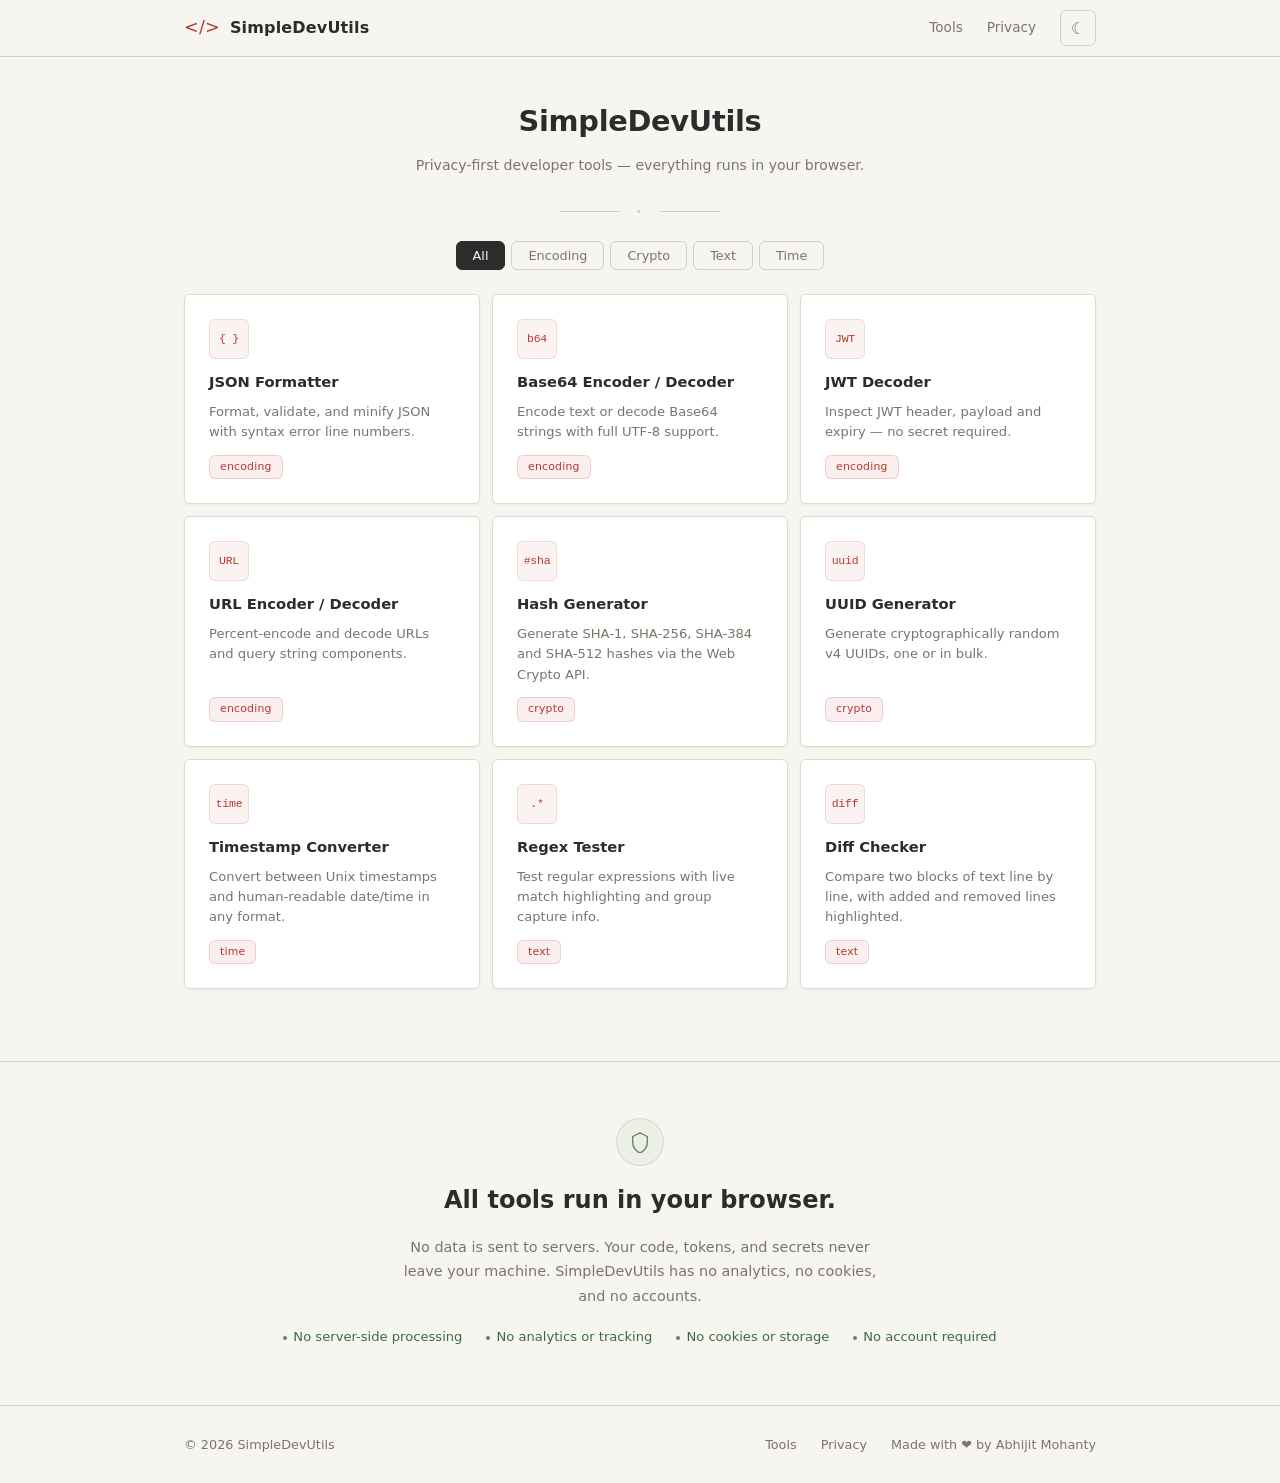
<file: index.html>
<!DOCTYPE html>
<html lang="en">
<head>
  <!-- Google tag (gtag.js) -->
  <script async src="https://www.googletagmanager.com/gtag/js?id=G-HLBS27YRWM"></script>
  <script>
    window.dataLayer = window.dataLayer || [];
    function gtag(){dataLayer.push(arguments);}
    gtag('js', new Date());
    gtag('config', 'G-HLBS27YRWM');
  </script>
  <meta charset="UTF-8" />
  <meta name="viewport" content="width=device-width, initial-scale=1.0" />
  <title>SimpleDevUtils — Free Online Developer Tools</title>
  <meta name="description" content="Free, fast, privacy-first developer tools. JSON formatter, Base64 encoder, JWT decoder, hash generator, UUID generator, diff checker, and more — all run in your browser." />
  <meta name="keywords" content="developer tools, JSON formatter, Base64 encoder, JWT decoder, hash generator, UUID generator, regex tester, diff checker, online tools" />

  <!-- Open Graph / WhatsApp link preview -->
  <meta property="og:type" content="website" />
  <meta property="og:url" content="https://simpledevutils.com/" />
  <meta property="og:title" content="SimpleDevUtils — Engineer utilities - privacy first by design" />
  <meta property="og:description" content="Engineer utilities - privacy first by design" />
  <meta property="og:site_name" content="SimpleDevUtils" />

  <link rel="stylesheet" href="css/styles.css" />
</head>
<body>

  <nav class="nav">
    <div class="container">
      <div class="nav__inner">
        <a href="/" class="logo">
          <span class="logo__icon">&lt;/&gt;</span>
          SimpleDevUtils
        </a>
        <div class="nav__links">
          <a href="#tools">Tools</a>
          <a href="#privacy">Privacy</a>
          <button class="theme-toggle" id="theme-toggle" aria-label="Toggle theme"></button>
        </div>
      </div>
    </div>
  </nav>

  <section class="tools" id="tools">
    <div class="container">
      <div class="tools__header">
        <h1 class="tools__title">SimpleDevUtils</h1>
        <p class="tools__sub">Privacy-first developer tools — everything runs in your browser.</p>
      </div>

      <div class="divider" aria-hidden="true">&#x2022;</div>

      <div class="tools__filter">
        <button class="filter-btn active" data-filter="all">All</button>
        <button class="filter-btn" data-filter="encoding">Encoding</button>
        <button class="filter-btn" data-filter="crypto">Crypto</button>
        <button class="filter-btn" data-filter="text">Text</button>
        <button class="filter-btn" data-filter="time">Time</button>
      </div>

      <div class="tools__grid">

        <a href="tools/json-formatter.html" class="tool-card" data-cat="encoding">
          <div class="tool-card__icon">{ }</div>
          <h3>JSON Formatter</h3>
          <p>Format, validate, and minify JSON with syntax error line numbers.</p>
          <span class="tool-card__tag">encoding</span>
        </a>

        <a href="tools/base64-encode-decode.html" class="tool-card" data-cat="encoding">
          <div class="tool-card__icon">b64</div>
          <h3>Base64 Encoder / Decoder</h3>
          <p>Encode text or decode Base64 strings with full UTF-8 support.</p>
          <span class="tool-card__tag">encoding</span>
        </a>

        <a href="tools/jwt-decoder.html" class="tool-card" data-cat="encoding">
          <div class="tool-card__icon">JWT</div>
          <h3>JWT Decoder</h3>
          <p>Inspect JWT header, payload and expiry — no secret required.</p>
          <span class="tool-card__tag">encoding</span>
        </a>

        <a href="tools/url-encoder.html" class="tool-card" data-cat="encoding">
          <div class="tool-card__icon">URL</div>
          <h3>URL Encoder / Decoder</h3>
          <p>Percent-encode and decode URLs and query string components.</p>
          <span class="tool-card__tag">encoding</span>
        </a>

        <a href="tools/hash-generator.html" class="tool-card" data-cat="crypto">
          <div class="tool-card__icon">#sha</div>
          <h3>Hash Generator</h3>
          <p>Generate SHA-1, SHA-256, SHA-384 and SHA-512 hashes via the Web Crypto API.</p>
          <span class="tool-card__tag">crypto</span>
        </a>

        <a href="tools/uuid-generator.html" class="tool-card" data-cat="crypto">
          <div class="tool-card__icon">uuid</div>
          <h3>UUID Generator</h3>
          <p>Generate cryptographically random v4 UUIDs, one or in bulk.</p>
          <span class="tool-card__tag">crypto</span>
        </a>

        <a href="tools/timestamp-converter.html" class="tool-card" data-cat="time">
          <div class="tool-card__icon">time</div>
          <h3>Timestamp Converter</h3>
          <p>Convert between Unix timestamps and human-readable date/time in any format.</p>
          <span class="tool-card__tag">time</span>
        </a>

        <a href="tools/regex-tester.html" class="tool-card" data-cat="text">
          <div class="tool-card__icon">.*</div>
          <h3>Regex Tester</h3>
          <p>Test regular expressions with live match highlighting and group capture info.</p>
          <span class="tool-card__tag">text</span>
        </a>

        <a href="tools/diff-checker.html" class="tool-card" data-cat="text">
          <div class="tool-card__icon">diff</div>
          <h3>Diff Checker</h3>
          <p>Compare two blocks of text line by line, with added and removed lines highlighted.</p>
          <span class="tool-card__tag">text</span>
        </a>

      </div>
    </div>
  </section>

  <section class="privacy" id="privacy">
    <div class="container">
      <div class="privacy__inner">
        <div class="privacy__icon"><svg width="22" height="22" viewBox="0 0 24 24" fill="none" stroke="currentColor" stroke-width="1.5" stroke-linecap="round" stroke-linejoin="round"><path d="M12 2L4 6v6c0 5.25 3.4 10.15 8 12 4.6-1.85 8-6.75 8-12V6l-8-4z"/></svg></div>
        <h2>All tools run in your browser.</h2>
        <p>
          No data is sent to servers. Your code, tokens, and secrets never leave your machine.
          SimpleDevUtils has no analytics, no cookies, and no accounts.
        </p>
        <div class="privacy__points">
          <span class="privacy__point">No server-side processing</span>
          <span class="privacy__point">No analytics or tracking</span>
          <span class="privacy__point">No cookies or storage</span>
          <span class="privacy__point">No account required</span>
        </div>
      </div>
    </div>
  </section>

  <footer class="footer">
    <div class="container">
      <div class="footer__inner">
        <span class="footer__copy">&copy; 2026 SimpleDevUtils</span>
        <div class="footer__links">
          <a href="#tools">Tools</a>
          <a href="#privacy">Privacy</a>
          <a href="https://www.linkedin.com/in/mohantyabhijit/" target="_blank" rel="noopener noreferrer">Made with ❤️ by Abhijit Mohanty</a>
        </div>
      </div>
    </div>
  </footer>

  <script src="js/theme.js"></script>
  <script src="js/main.js"></script>
</body>
</html>
</file>
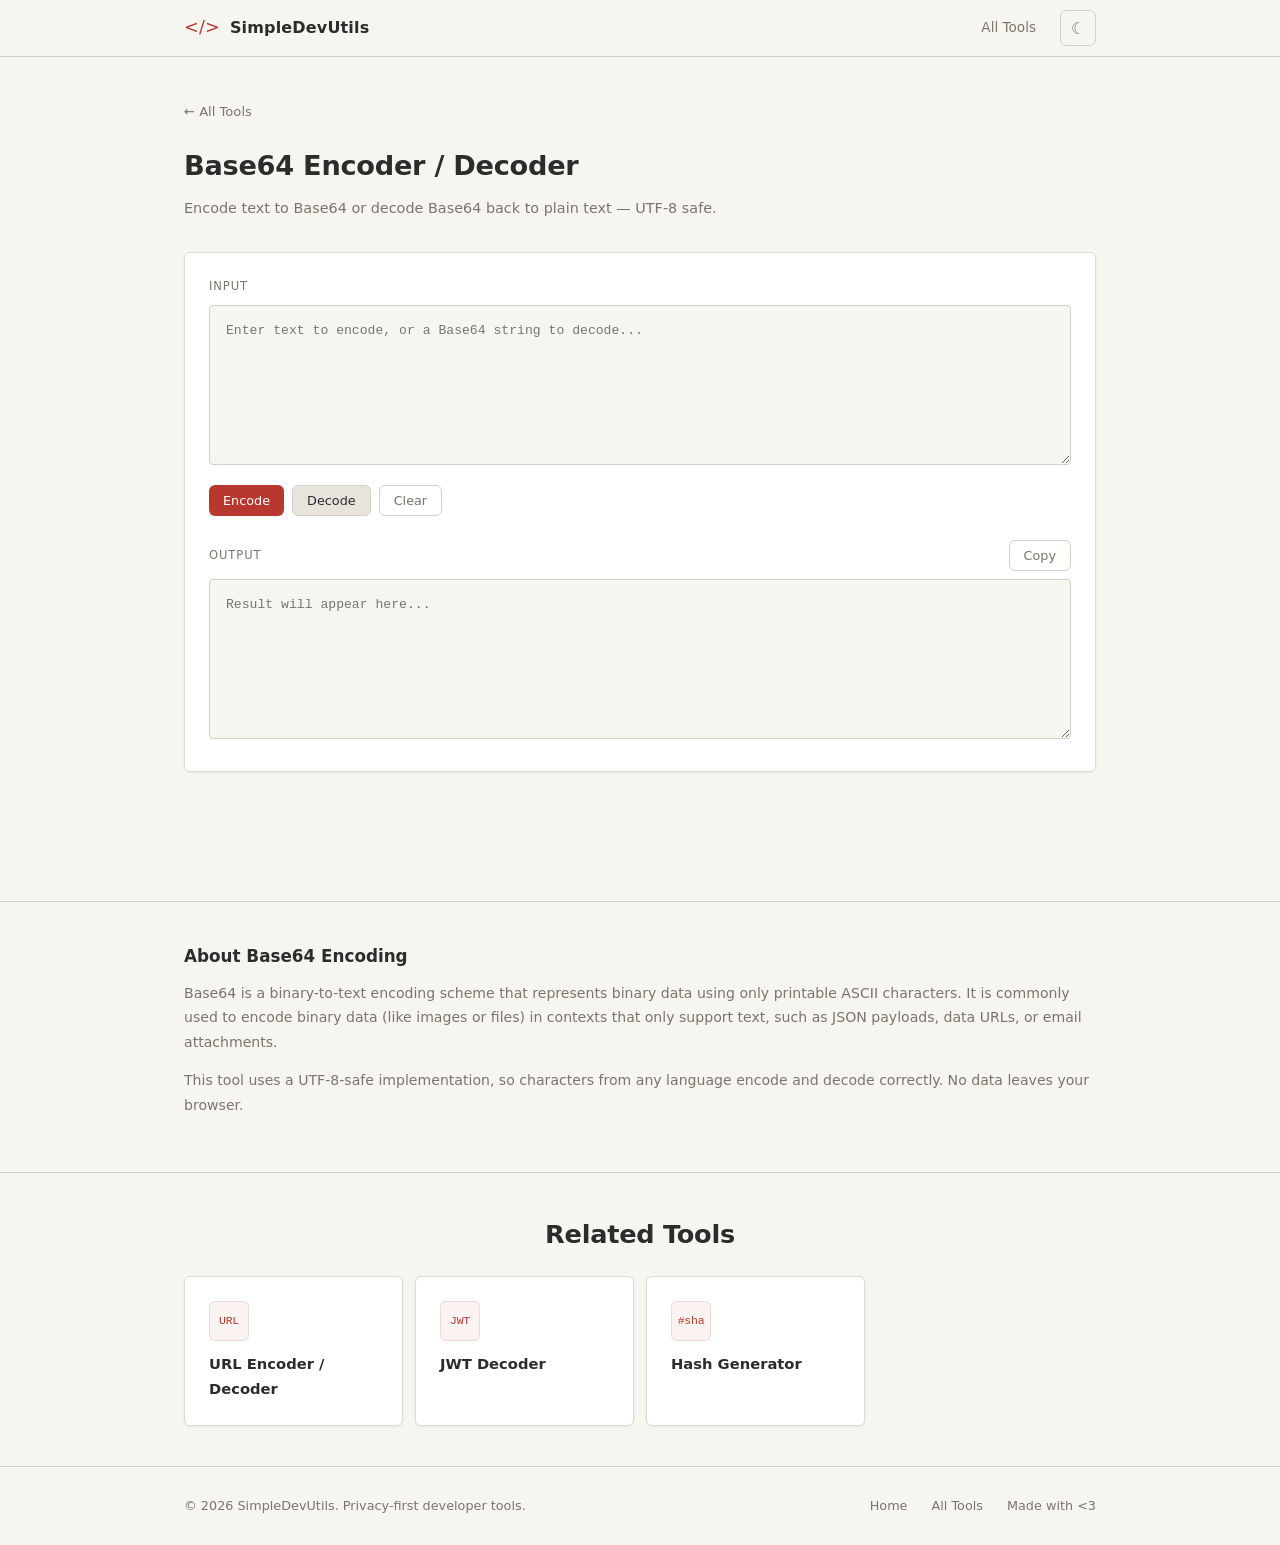
<file: tools/base64-encode-decode.html>
<!DOCTYPE html>
<html lang="en">
<head>
  <!-- Google tag (gtag.js) -->
  <script async src="https://www.googletagmanager.com/gtag/js?id=G-HLBS27YRWM"></script>
  <script>
    window.dataLayer = window.dataLayer || [];
    function gtag(){dataLayer.push(arguments);}
    gtag('js', new Date());
    gtag('config', 'G-HLBS27YRWM');
  </script>
  <meta charset="UTF-8" />
  <meta name="viewport" content="width=device-width, initial-scale=1.0" />
  <title>Base64 Encoder / Decoder — SimpleDevUtils</title>
  <meta name="description" content="Free online Base64 encoder and decoder with full UTF-8 support. Encode text to Base64 or decode Base64 strings back to plain text instantly in your browser." />
  <meta name="keywords" content="Base64 encoder, Base64 decoder, online Base64 tool, encode decode Base64" />
  <link rel="stylesheet" href="../css/styles.css" />
</head>
<body>

  <nav class="nav">
    <div class="container">
      <div class="nav__inner">
        <a href="/" class="logo">
          <span class="logo__icon">&lt;/&gt;</span>
          SimpleDevUtils
        </a>
        <div class="nav__links">
          <a href="/#tools">All Tools</a>
          <button class="theme-toggle" id="theme-toggle" aria-label="Toggle theme"></button>
        </div>
      </div>
    </div>
  </nav>

  <main class="tool-page">
    <div class="container">
      <a href="/" class="back-btn">&larr; All Tools</a>
      <header class="tool-header">
        <h1>Base64 Encoder / Decoder</h1>
        <p>Encode text to Base64 or decode Base64 back to plain text — UTF-8 safe.</p>
      </header>

      <div class="tool-interface">
        <div class="tool-label" style="margin-bottom: 8px;">Input</div>
        <textarea class="tool-textarea" id="b64-input" placeholder="Enter text to encode, or a Base64 string to decode..." style="min-height: 160px;"></textarea>
        <div class="tool-actions" style="margin-top: 12px;">
          <button class="btn btn--primary btn--sm" id="btn-encode">Encode</button>
          <button class="btn btn--secondary btn--sm" id="btn-decode">Decode</button>
          <button class="btn btn--ghost btn--sm" id="btn-clear">Clear</button>
        </div>

        <div style="margin-top: 24px;">
          <div class="tool-col__header" style="margin-bottom: 8px;">
            <span class="tool-label">Output</span>
            <button class="btn btn--ghost btn--sm" id="btn-copy">Copy</button>
          </div>
          <textarea class="tool-textarea" id="b64-output" readonly placeholder="Result will appear here..." style="min-height: 160px;"></textarea>
        </div>

        <div class="tool-msg" id="b64-msg"></div>
      </div>
    </div>
  </main>

  <section class="tool-seo">
    <div class="container">
      <h2>About Base64 Encoding</h2>
      <p>
        Base64 is a binary-to-text encoding scheme that represents binary data using only
        printable ASCII characters. It is commonly used to encode binary data (like images
        or files) in contexts that only support text, such as JSON payloads, data URLs, or
        email attachments.
      </p>
      <p>
        This tool uses a UTF-8-safe implementation, so characters from any language
        encode and decode correctly. No data leaves your browser.
      </p>
    </div>
  </section>

  <section class="related-tools">
    <div class="container">
      <h2 class="section-title">Related Tools</h2>
      <div class="related-tools__grid">
        <a href="url-encoder.html" class="tool-card">
          <div class="tool-card__icon">URL</div>
          <h3>URL Encoder / Decoder</h3>
        </a>
        <a href="jwt-decoder.html" class="tool-card">
          <div class="tool-card__icon">JWT</div>
          <h3>JWT Decoder</h3>
        </a>
        <a href="hash-generator.html" class="tool-card">
          <div class="tool-card__icon">#sha</div>
          <h3>Hash Generator</h3>
        </a>
      </div>
    </div>
  </section>

  <footer class="footer">
    <div class="container">
      <div class="footer__inner">
        <span class="footer__copy">&copy; 2026 SimpleDevUtils. Privacy-first developer tools.</span>
        <div class="footer__links">
          <a href="/">Home</a>
          <a href="/#tools">All Tools</a>
          <a href="https://www.linkedin.com/in/mohantyabhijit/" target="_blank" rel="noopener noreferrer">Made with &lt;3</a>
        </div>
      </div>
    </div>
  </footer>

  <script src="../js/theme.js"></script>
  <script src="../js/utils.js"></script>
  <script src="../js/base64.js"></script>
</body>
</html>
</file>
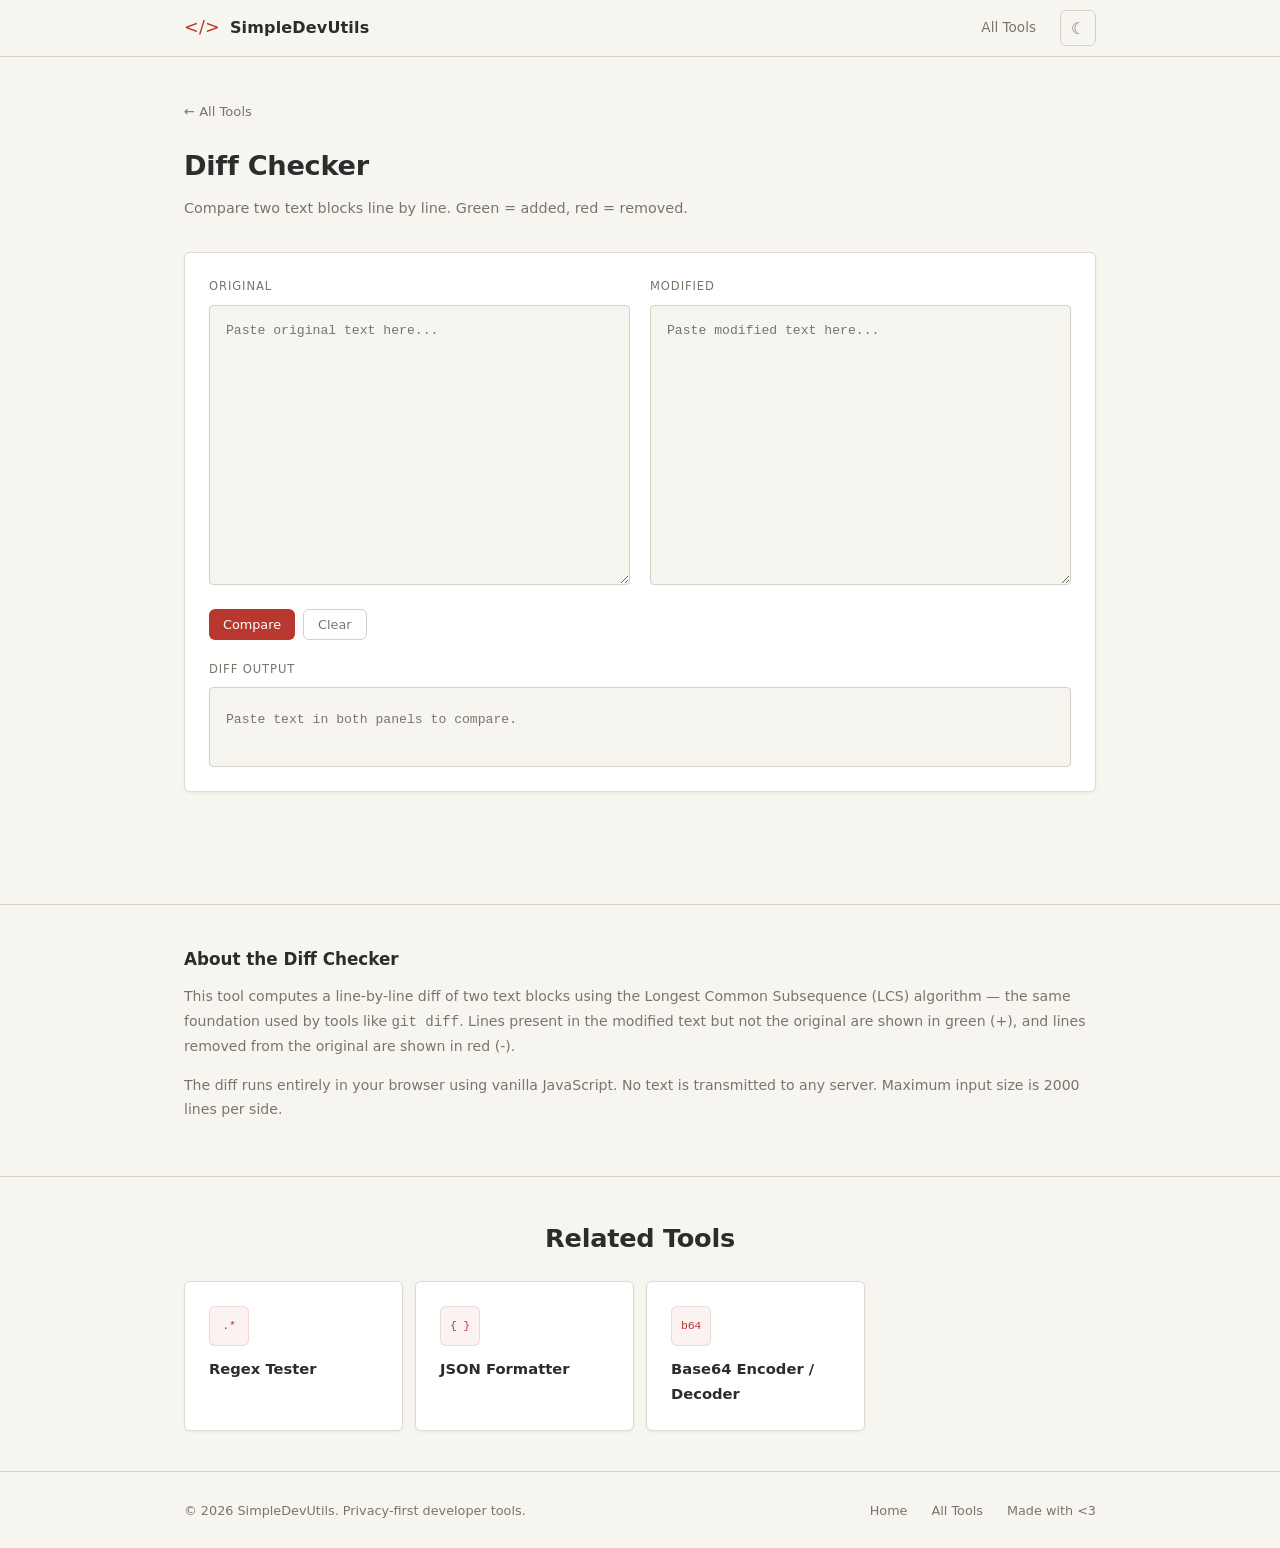
<file: tools/diff-checker.html>
<!DOCTYPE html>
<html lang="en">
<head>
  <!-- Google tag (gtag.js) -->
  <script async src="https://www.googletagmanager.com/gtag/js?id=G-HLBS27YRWM"></script>
  <script>
    window.dataLayer = window.dataLayer || [];
    function gtag(){dataLayer.push(arguments);}
    gtag('js', new Date());
    gtag('config', 'G-HLBS27YRWM');
  </script>
  <meta charset="UTF-8" />
  <meta name="viewport" content="width=device-width, initial-scale=1.0" />
  <title>Diff Checker — Compare Text — SimpleDevUtils</title>
  <meta name="description" content="Free online diff checker. Compare two blocks of text line by line. Added lines are highlighted in green, removed lines in red. No data sent to servers." />
  <meta name="keywords" content="diff checker, text comparison, compare text online, line diff, text diff tool" />
  <link rel="stylesheet" href="../css/styles.css" />
</head>
<body>

  <nav class="nav">
    <div class="container">
      <div class="nav__inner">
        <a href="/" class="logo">
          <span class="logo__icon">&lt;/&gt;</span>
          SimpleDevUtils
        </a>
        <div class="nav__links">
          <a href="/#tools">All Tools</a>
          <button class="theme-toggle" id="theme-toggle" aria-label="Toggle theme"></button>
        </div>
      </div>
    </div>
  </nav>

  <main class="tool-page">
    <div class="container">
      <a href="/" class="back-btn">&larr; All Tools</a>
      <header class="tool-header">
        <h1>Diff Checker</h1>
        <p>Compare two text blocks line by line. Green = added, red = removed.</p>
      </header>

      <div class="tool-interface">
        <div class="tool-columns">
          <div>
            <div class="tool-label" style="margin-bottom: 8px;">Original</div>
            <textarea class="tool-textarea" id="diff-orig" placeholder="Paste original text here..."></textarea>
          </div>
          <div>
            <div class="tool-label" style="margin-bottom: 8px;">Modified</div>
            <textarea class="tool-textarea" id="diff-mod" placeholder="Paste modified text here..."></textarea>
          </div>
        </div>

        <div class="tool-actions" style="margin-top: 16px;">
          <button class="btn btn--primary btn--sm" id="btn-diff">Compare</button>
          <button class="btn btn--ghost btn--sm" id="btn-clear">Clear</button>
          <span id="diff-stats" style="font-size: 0.85rem; color: var(--text-dim); margin-left: 8px;"></span>
        </div>

        <div class="tool-msg" id="diff-msg"></div>

        <div style="margin-top: 20px;">
          <div class="tool-label" style="margin-bottom: 8px;">Diff Output</div>
          <div class="diff-output" id="diff-output"></div>
        </div>
      </div>
    </div>
  </main>

  <section class="tool-seo">
    <div class="container">
      <h2>About the Diff Checker</h2>
      <p>
        This tool computes a line-by-line diff of two text blocks using the Longest Common
        Subsequence (LCS) algorithm — the same foundation used by tools like <code>git diff</code>.
        Lines present in the modified text but not the original are shown in green (+),
        and lines removed from the original are shown in red (-).
      </p>
      <p>
        The diff runs entirely in your browser using vanilla JavaScript. No text is transmitted
        to any server. Maximum input size is 2000 lines per side.
      </p>
    </div>
  </section>

  <section class="related-tools">
    <div class="container">
      <h2 class="section-title">Related Tools</h2>
      <div class="related-tools__grid">
        <a href="regex-tester.html" class="tool-card">
          <div class="tool-card__icon">.*</div>
          <h3>Regex Tester</h3>
        </a>
        <a href="json-formatter.html" class="tool-card">
          <div class="tool-card__icon">{ }</div>
          <h3>JSON Formatter</h3>
        </a>
        <a href="base64-encode-decode.html" class="tool-card">
          <div class="tool-card__icon">b64</div>
          <h3>Base64 Encoder / Decoder</h3>
        </a>
      </div>
    </div>
  </section>

  <footer class="footer">
    <div class="container">
      <div class="footer__inner">
        <span class="footer__copy">&copy; 2026 SimpleDevUtils. Privacy-first developer tools.</span>
        <div class="footer__links">
          <a href="/">Home</a>
          <a href="/#tools">All Tools</a>
          <a href="https://www.linkedin.com/in/mohantyabhijit/" target="_blank" rel="noopener noreferrer">Made with &lt;3</a>
        </div>
      </div>
    </div>
  </footer>

  <script src="../js/theme.js"></script>
  <script src="../js/utils.js"></script>
  <script src="../js/diff.js"></script>
</body>
</html>
</file>
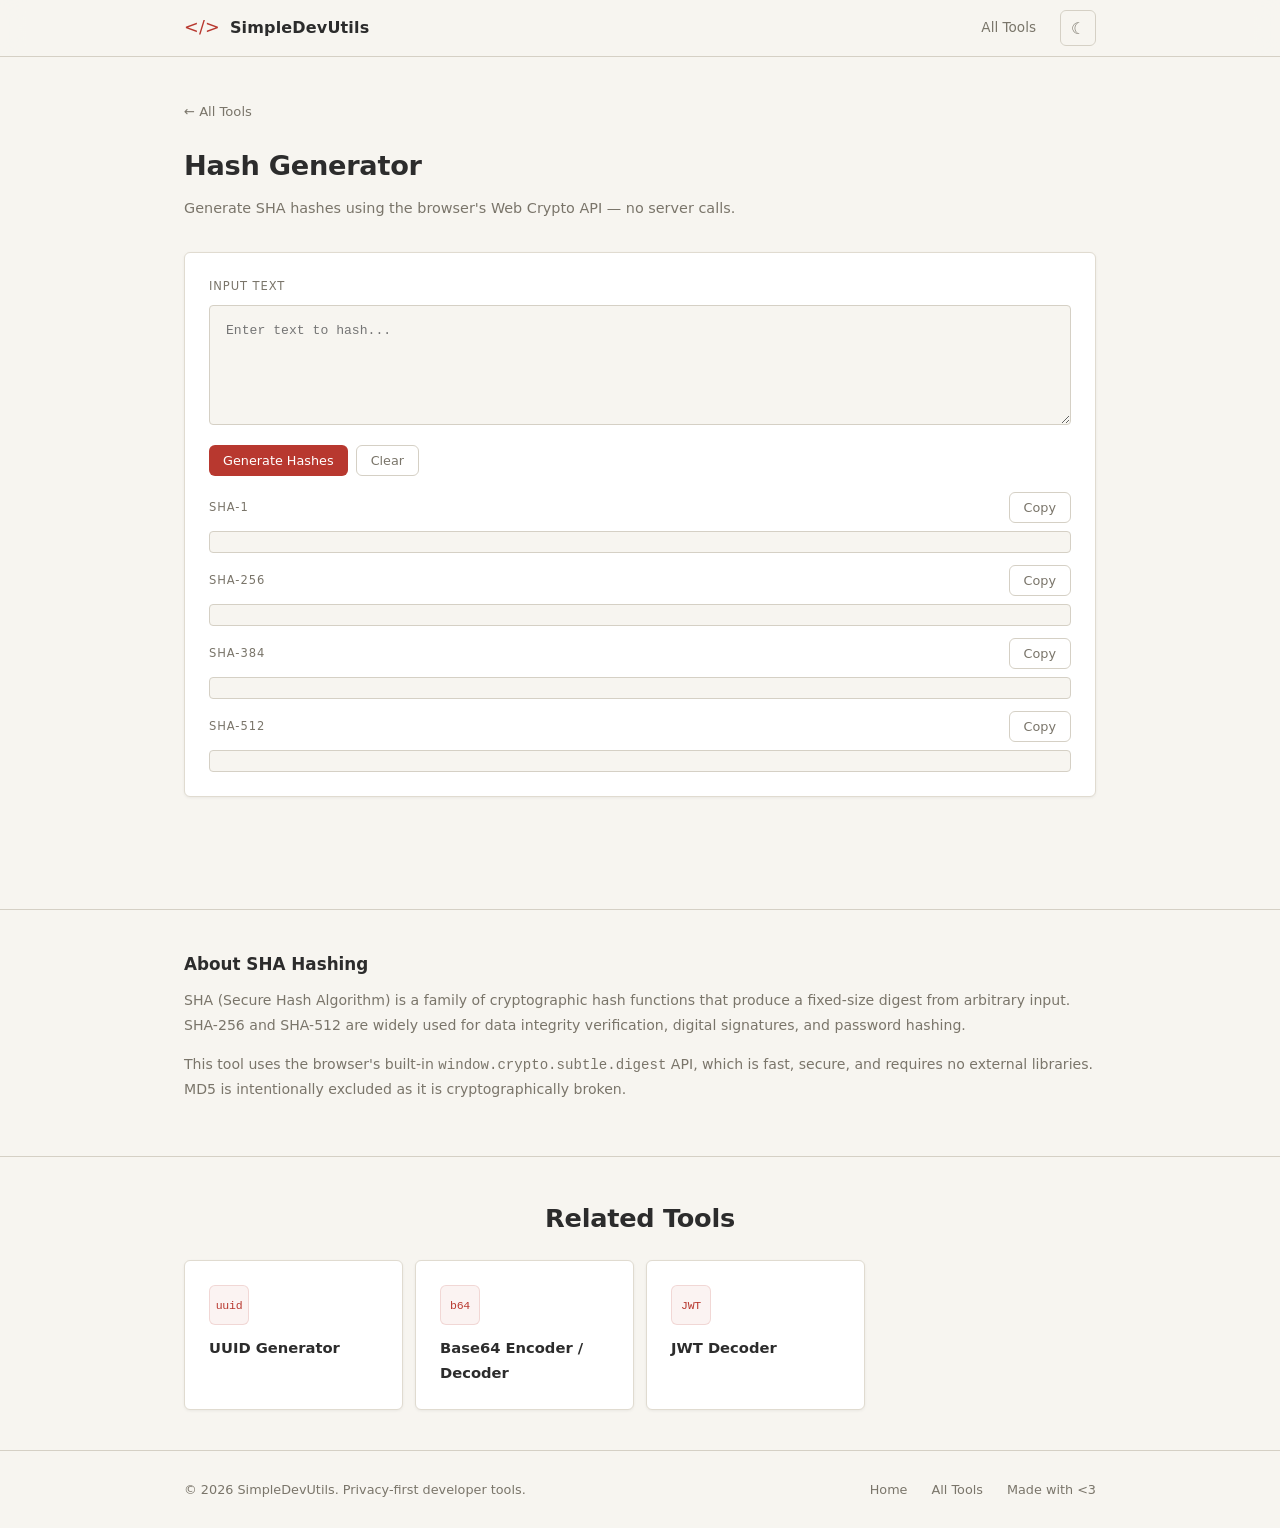
<file: tools/hash-generator.html>
<!DOCTYPE html>
<html lang="en">
<head>
  <!-- Google tag (gtag.js) -->
  <script async src="https://www.googletagmanager.com/gtag/js?id=G-HLBS27YRWM"></script>
  <script>
    window.dataLayer = window.dataLayer || [];
    function gtag(){dataLayer.push(arguments);}
    gtag('js', new Date());
    gtag('config', 'G-HLBS27YRWM');
  </script>
  <meta charset="UTF-8" />
  <meta name="viewport" content="width=device-width, initial-scale=1.0" />
  <title>Hash Generator — SHA-256, SHA-512 — SimpleDevUtils</title>
  <meta name="description" content="Free online hash generator. Compute SHA-1, SHA-256, SHA-384, and SHA-512 hashes from any text using the browser's built-in Web Crypto API. No data sent to servers." />
  <meta name="keywords" content="hash generator, SHA-256, SHA-512, SHA-1, SHA-384, online hash tool, Web Crypto API" />
  <link rel="stylesheet" href="../css/styles.css" />
</head>
<body>

  <nav class="nav">
    <div class="container">
      <div class="nav__inner">
        <a href="/" class="logo">
          <span class="logo__icon">&lt;/&gt;</span>
          SimpleDevUtils
        </a>
        <div class="nav__links">
          <a href="/#tools">All Tools</a>
          <button class="theme-toggle" id="theme-toggle" aria-label="Toggle theme"></button>
        </div>
      </div>
    </div>
  </nav>

  <main class="tool-page">
    <div class="container">
      <a href="/" class="back-btn">&larr; All Tools</a>
      <header class="tool-header">
        <h1>Hash Generator</h1>
        <p>Generate SHA hashes using the browser's Web Crypto API — no server calls.</p>
      </header>

      <div class="tool-interface">
        <div class="tool-label" style="margin-bottom: 8px;">Input Text</div>
        <textarea class="tool-textarea" id="hash-input" placeholder="Enter text to hash..." style="min-height: 120px;"></textarea>

        <div class="tool-actions" style="margin-top: 12px;">
          <button class="btn btn--primary btn--sm" id="btn-hash">Generate Hashes</button>
          <button class="btn btn--ghost btn--sm" id="btn-clear">Clear</button>
        </div>

        <div class="tool-msg" id="hash-msg"></div>

        <div class="hash-results">

          <div class="hash-result-row">
            <div style="display: flex; justify-content: space-between; align-items: center; margin-bottom: 4px;">
              <label>SHA-1</label>
              <button class="btn btn--ghost btn--sm" id="copy-sha1">Copy</button>
            </div>
            <div class="tool-output" id="hash-sha1"></div>
          </div>

          <div class="hash-result-row">
            <div style="display: flex; justify-content: space-between; align-items: center; margin-bottom: 4px;">
              <label>SHA-256</label>
              <button class="btn btn--ghost btn--sm" id="copy-sha256">Copy</button>
            </div>
            <div class="tool-output" id="hash-sha256"></div>
          </div>

          <div class="hash-result-row">
            <div style="display: flex; justify-content: space-between; align-items: center; margin-bottom: 4px;">
              <label>SHA-384</label>
              <button class="btn btn--ghost btn--sm" id="copy-sha384">Copy</button>
            </div>
            <div class="tool-output" id="hash-sha384"></div>
          </div>

          <div class="hash-result-row">
            <div style="display: flex; justify-content: space-between; align-items: center; margin-bottom: 4px;">
              <label>SHA-512</label>
              <button class="btn btn--ghost btn--sm" id="copy-sha512">Copy</button>
            </div>
            <div class="tool-output" id="hash-sha512"></div>
          </div>

        </div>
      </div>
    </div>
  </main>

  <section class="tool-seo">
    <div class="container">
      <h2>About SHA Hashing</h2>
      <p>
        SHA (Secure Hash Algorithm) is a family of cryptographic hash functions that produce
        a fixed-size digest from arbitrary input. SHA-256 and SHA-512 are widely used for
        data integrity verification, digital signatures, and password hashing.
      </p>
      <p>
        This tool uses the browser's built-in <code>window.crypto.subtle.digest</code> API,
        which is fast, secure, and requires no external libraries. MD5 is intentionally
        excluded as it is cryptographically broken.
      </p>
    </div>
  </section>

  <section class="related-tools">
    <div class="container">
      <h2 class="section-title">Related Tools</h2>
      <div class="related-tools__grid">
        <a href="uuid-generator.html" class="tool-card">
          <div class="tool-card__icon">uuid</div>
          <h3>UUID Generator</h3>
        </a>
        <a href="base64-encode-decode.html" class="tool-card">
          <div class="tool-card__icon">b64</div>
          <h3>Base64 Encoder / Decoder</h3>
        </a>
        <a href="jwt-decoder.html" class="tool-card">
          <div class="tool-card__icon">JWT</div>
          <h3>JWT Decoder</h3>
        </a>
      </div>
    </div>
  </section>

  <footer class="footer">
    <div class="container">
      <div class="footer__inner">
        <span class="footer__copy">&copy; 2026 SimpleDevUtils. Privacy-first developer tools.</span>
        <div class="footer__links">
          <a href="/">Home</a>
          <a href="/#tools">All Tools</a>
          <a href="https://www.linkedin.com/in/mohantyabhijit/" target="_blank" rel="noopener noreferrer">Made with &lt;3</a>
        </div>
      </div>
    </div>
  </footer>

  <script src="../js/theme.js"></script>
  <script src="../js/utils.js"></script>
  <script src="../js/hash.js"></script>
</body>
</html>
</file>
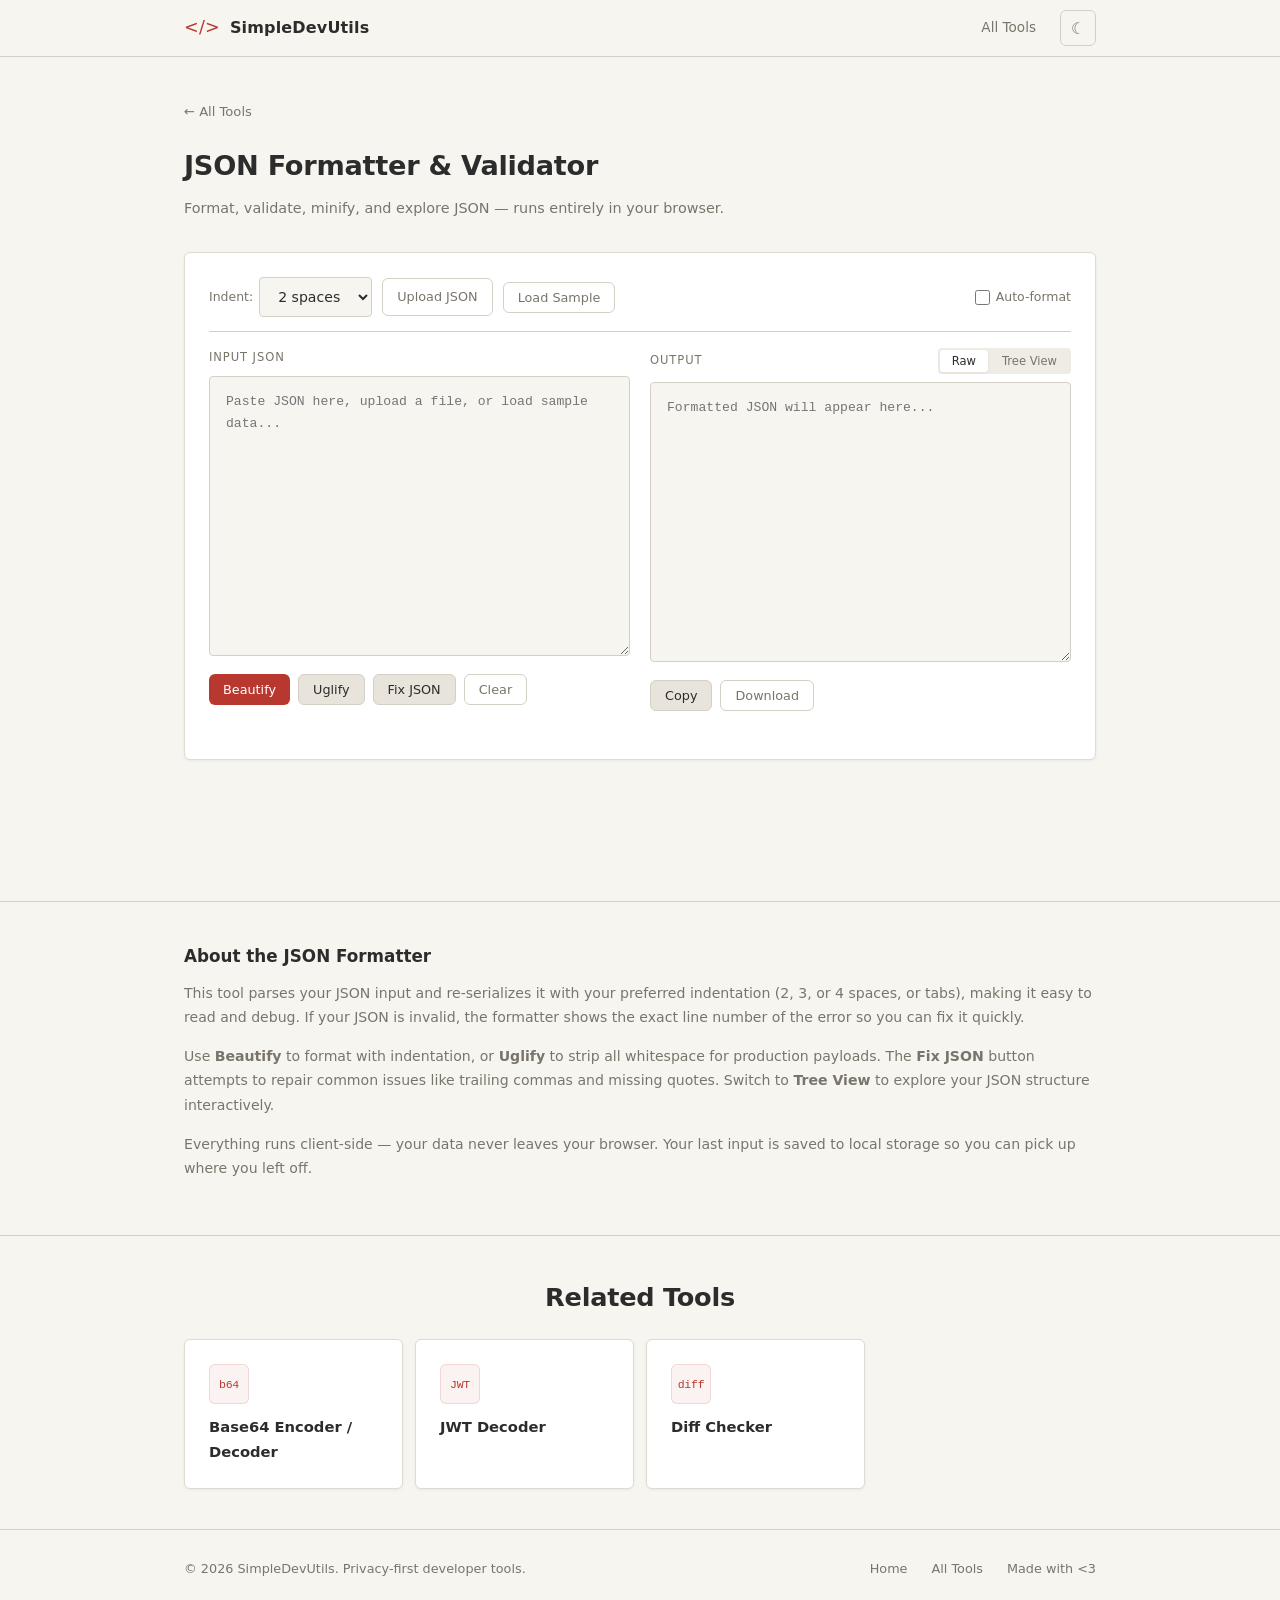
<file: tools/json-formatter.html>
<!DOCTYPE html>
<html lang="en">
<head>
  <!-- Google tag (gtag.js) -->
  <script async src="https://www.googletagmanager.com/gtag/js?id=G-HLBS27YRWM"></script>
  <script>
    window.dataLayer = window.dataLayer || [];
    function gtag(){dataLayer.push(arguments);}
    gtag('js', new Date());
    gtag('config', 'G-HLBS27YRWM');
  </script>
  <meta charset="UTF-8" />
  <meta name="viewport" content="width=device-width, initial-scale=1.0" />
  <title>JSON Formatter &amp; Validator — SimpleDevUtils</title>
  <meta name="description" content="Free online JSON formatter, validator, and minifier. Beautify with custom indentation, explore with tree view, auto-fix errors, upload files. Runs entirely in your browser." />
  <meta name="keywords" content="JSON formatter, JSON validator, JSON minifier, JSON beautifier, JSON tree view, online JSON tool" />
  <link rel="stylesheet" href="../css/styles.css" />
</head>
<body>

  <nav class="nav">
    <div class="container">
      <div class="nav__inner">
        <a href="/" class="logo">
          <span class="logo__icon">&lt;/&gt;</span>
          SimpleDevUtils
        </a>
        <div class="nav__links">
          <a href="/#tools">All Tools</a>
          <button class="theme-toggle" id="theme-toggle" aria-label="Toggle theme"></button>
        </div>
      </div>
    </div>
  </nav>

  <main class="tool-page">
    <div class="container">
      <a href="/" class="back-btn">&larr; All Tools</a>
      <header class="tool-header">
        <h1>JSON Formatter &amp; Validator</h1>
        <p>Format, validate, minify, and explore JSON — runs entirely in your browser.</p>
      </header>

      <div class="tool-interface">
        <!-- Toolbar -->
        <div class="json-toolbar">
          <div class="json-toolbar__left">
            <label class="json-toolbar__label">
              Indent:
              <select class="tool-select tool-select--sm" id="indent-select">
                <option value="2" selected>2 spaces</option>
                <option value="3">3 spaces</option>
                <option value="4">4 spaces</option>
                <option value="tab">Tab</option>
              </select>
            </label>
            <label class="json-toolbar__upload-btn btn btn--ghost btn--sm" tabindex="0">
              Upload JSON
              <input type="file" id="file-upload" accept=".json,.txt" hidden />
            </label>
            <button class="btn btn--ghost btn--sm" id="btn-sample">Load Sample</button>
          </div>
          <div class="json-toolbar__right">
            <label class="json-toolbar__toggle">
              <input type="checkbox" id="auto-format-toggle" />
              Auto-format
            </label>
          </div>
        </div>

        <div class="tool-columns">
          <!-- Input Column -->
          <div>
            <div class="tool-col__header">
              <span class="tool-label">Input JSON</span>
            </div>
            <textarea class="tool-textarea" id="json-input" placeholder='Paste JSON here, upload a file, or load sample data...'></textarea>
            <div class="tool-actions">
              <button class="btn btn--primary btn--sm" id="btn-format">Beautify</button>
              <button class="btn btn--secondary btn--sm" id="btn-minify">Uglify</button>
              <button class="btn btn--secondary btn--sm" id="btn-fix">Fix JSON</button>
              <button class="btn btn--ghost btn--sm" id="btn-clear">Clear</button>
            </div>
          </div>

          <!-- Output Column -->
          <div>
            <div class="tool-col__header">
              <span class="tool-label">Output</span>
              <div class="json-view-tabs">
                <button class="json-view-tab active" data-view="raw">Raw</button>
                <button class="json-view-tab" data-view="tree">Tree View</button>
              </div>
            </div>
            <div id="output-raw">
              <textarea class="tool-textarea" id="json-output" readonly placeholder="Formatted JSON will appear here..."></textarea>
            </div>
            <div id="output-tree" class="json-tree-container" style="display:none">
              <div class="json-tree" id="json-tree"></div>
            </div>
            <div class="tool-actions">
              <button class="btn btn--secondary btn--sm" id="btn-copy">Copy</button>
              <button class="btn btn--ghost btn--sm" id="btn-download">Download</button>
            </div>
          </div>
        </div>
        <div class="tool-msg" id="json-msg"></div>

        <!-- Stats bar -->
        <div class="json-stats" id="json-stats"></div>
      </div>
    </div>
  </main>

  <section class="tool-seo">
    <div class="container">
      <h2>About the JSON Formatter</h2>
      <p>
        This tool parses your JSON input and re-serializes it with your preferred indentation
        (2, 3, or 4 spaces, or tabs), making it easy to read and debug. If your JSON is invalid,
        the formatter shows the exact line number of the error so you can fix it quickly.
      </p>
      <p>
        Use <strong>Beautify</strong> to format with indentation, or <strong>Uglify</strong> to strip all
        whitespace for production payloads. The <strong>Fix JSON</strong> button attempts to repair common
        issues like trailing commas and missing quotes. Switch to <strong>Tree View</strong> to explore your
        JSON structure interactively.
      </p>
      <p>
        Everything runs client-side — your data never leaves your browser. Your last input is saved
        to local storage so you can pick up where you left off.
      </p>
    </div>
  </section>

  <section class="related-tools">
    <div class="container">
      <h2 class="section-title">Related Tools</h2>
      <div class="related-tools__grid">
        <a href="base64-encode-decode.html" class="tool-card">
          <div class="tool-card__icon">b64</div>
          <h3>Base64 Encoder / Decoder</h3>
        </a>
        <a href="jwt-decoder.html" class="tool-card">
          <div class="tool-card__icon">JWT</div>
          <h3>JWT Decoder</h3>
        </a>
        <a href="diff-checker.html" class="tool-card">
          <div class="tool-card__icon">diff</div>
          <h3>Diff Checker</h3>
        </a>
      </div>
    </div>
  </section>

  <footer class="footer">
    <div class="container">
      <div class="footer__inner">
        <span class="footer__copy">&copy; 2026 SimpleDevUtils. Privacy-first developer tools.</span>
        <div class="footer__links">
          <a href="/">Home</a>
          <a href="/#tools">All Tools</a>
          <a href="https://www.linkedin.com/in/mohantyabhijit/" target="_blank" rel="noopener noreferrer">Made with &lt;3</a>
        </div>
      </div>
    </div>
  </footer>

  <script src="../js/theme.js"></script>
  <script src="../js/utils.js"></script>
  <script src="../js/json-formatter.js"></script>
</body>
</html>
</file>
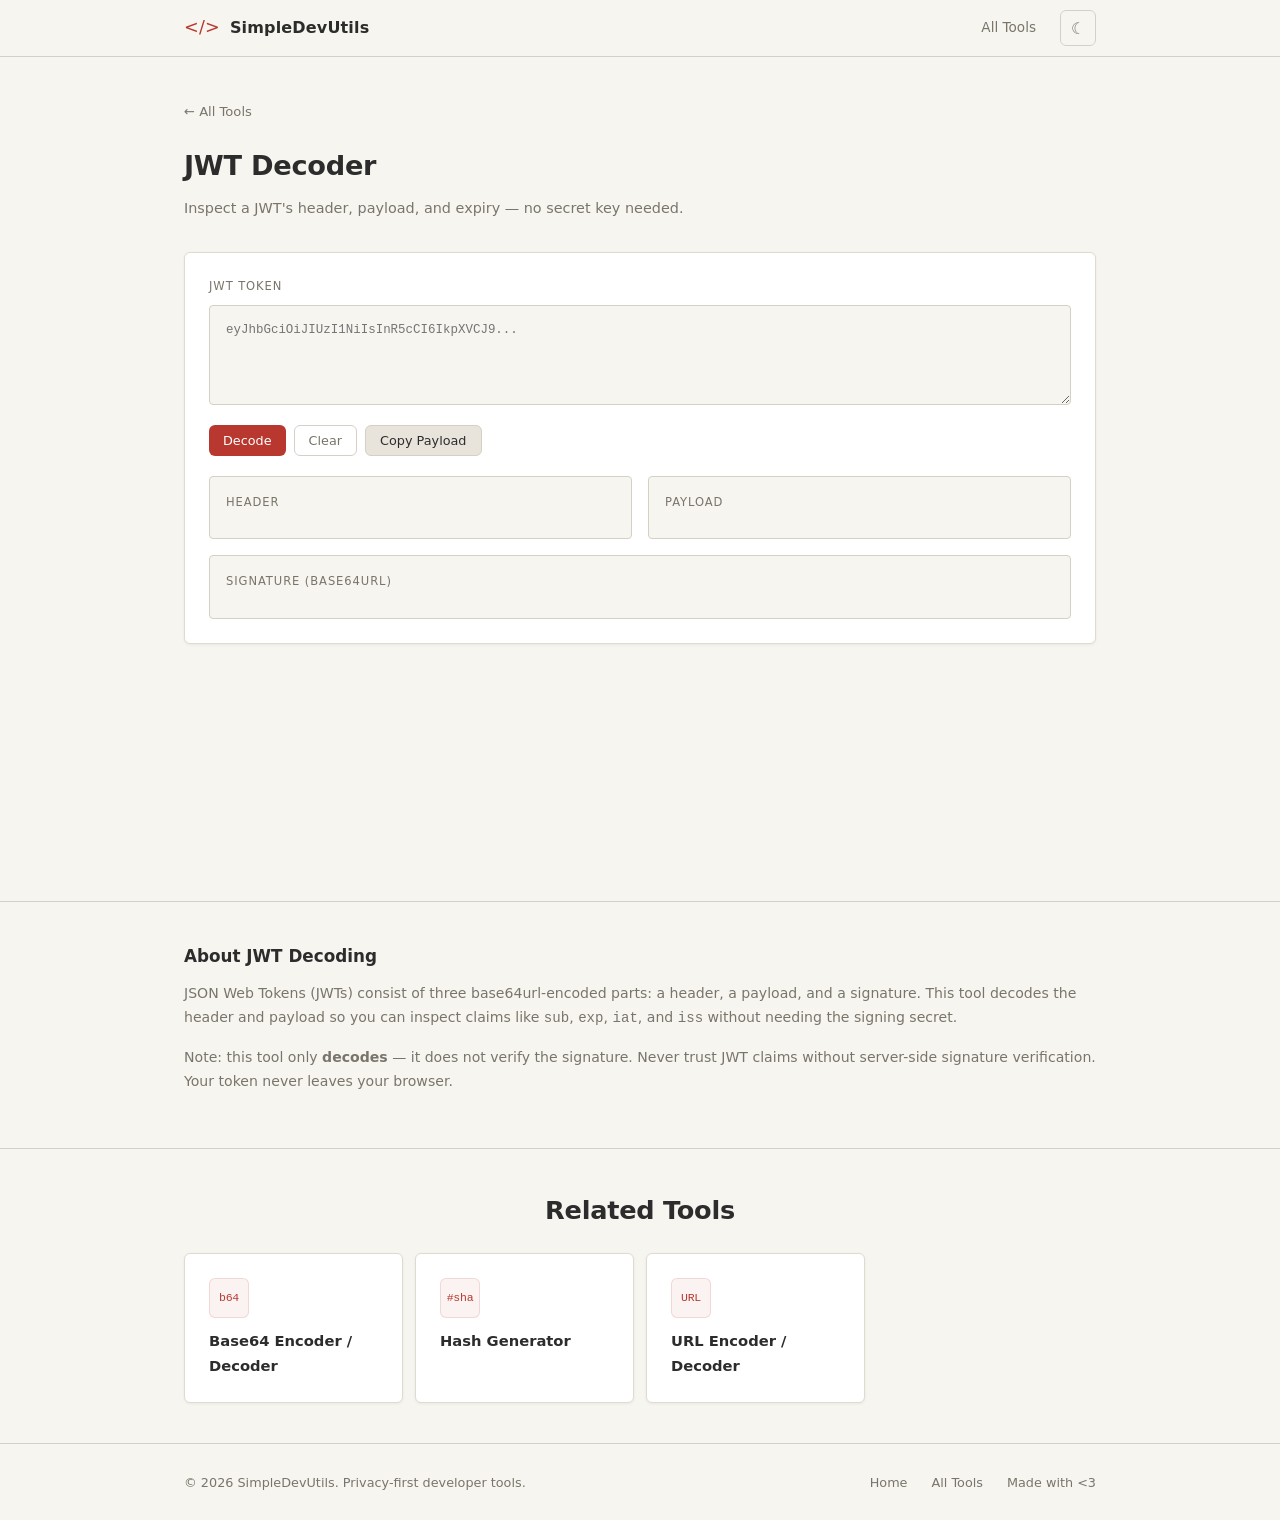
<file: tools/jwt-decoder.html>
<!DOCTYPE html>
<html lang="en">
<head>
  <!-- Google tag (gtag.js) -->
  <script async src="https://www.googletagmanager.com/gtag/js?id=G-HLBS27YRWM"></script>
  <script>
    window.dataLayer = window.dataLayer || [];
    function gtag(){dataLayer.push(arguments);}
    gtag('js', new Date());
    gtag('config', 'G-HLBS27YRWM');
  </script>
  <meta charset="UTF-8" />
  <meta name="viewport" content="width=device-width, initial-scale=1.0" />
  <title>JWT Decoder — SimpleDevUtils</title>
  <meta name="description" content="Free online JWT decoder. Paste a JSON Web Token to inspect its header, payload, and expiry. No secret key required. Runs entirely in your browser." />
  <meta name="keywords" content="JWT decoder, JSON Web Token decoder, JWT inspector, JWT header payload, online JWT tool" />
  <link rel="stylesheet" href="../css/styles.css" />
</head>
<body>

  <nav class="nav">
    <div class="container">
      <div class="nav__inner">
        <a href="/" class="logo">
          <span class="logo__icon">&lt;/&gt;</span>
          SimpleDevUtils
        </a>
        <div class="nav__links">
          <a href="/#tools">All Tools</a>
          <button class="theme-toggle" id="theme-toggle" aria-label="Toggle theme"></button>
        </div>
      </div>
    </div>
  </nav>

  <main class="tool-page">
    <div class="container">
      <a href="/" class="back-btn">&larr; All Tools</a>
      <header class="tool-header">
        <h1>JWT Decoder</h1>
        <p>Inspect a JWT's header, payload, and expiry — no secret key needed.</p>
      </header>

      <div class="tool-interface">
        <div class="tool-label" style="margin-bottom: 8px;">JWT Token</div>
        <textarea class="tool-textarea" id="jwt-input" placeholder="eyJhbGciOiJIUzI1NiIsInR5cCI6IkpXVCJ9..." style="min-height: 100px; font-size: 0.78rem;"></textarea>
        <div class="tool-actions" style="margin-top: 12px;">
          <button class="btn btn--primary btn--sm" id="btn-decode">Decode</button>
          <button class="btn btn--ghost btn--sm" id="btn-clear">Clear</button>
          <button class="btn btn--secondary btn--sm" id="btn-copy-payload">Copy Payload</button>
        </div>

        <div class="tool-msg" id="jwt-msg"></div>
        <div class="jwt-expiry" id="jwt-expiry"></div>

        <div class="jwt-panels">
          <div class="jwt-panel">
            <h3>Header</h3>
            <pre id="jwt-header"></pre>
          </div>
          <div class="jwt-panel">
            <h3>Payload</h3>
            <pre id="jwt-payload"></pre>
          </div>
        </div>

        <div class="jwt-panel" style="margin-top: 16px;">
          <h3>Signature (base64url)</h3>
          <pre id="jwt-sig" style="word-break: break-all; font-size: 0.75rem; color: var(--text-dim);"></pre>
        </div>
      </div>
    </div>
  </main>

  <section class="tool-seo">
    <div class="container">
      <h2>About JWT Decoding</h2>
      <p>
        JSON Web Tokens (JWTs) consist of three base64url-encoded parts: a header, a payload,
        and a signature. This tool decodes the header and payload so you can inspect claims like
        <code>sub</code>, <code>exp</code>, <code>iat</code>, and <code>iss</code> without
        needing the signing secret.
      </p>
      <p>
        Note: this tool only <strong>decodes</strong> — it does not verify the signature.
        Never trust JWT claims without server-side signature verification.
        Your token never leaves your browser.
      </p>
    </div>
  </section>

  <section class="related-tools">
    <div class="container">
      <h2 class="section-title">Related Tools</h2>
      <div class="related-tools__grid">
        <a href="base64-encode-decode.html" class="tool-card">
          <div class="tool-card__icon">b64</div>
          <h3>Base64 Encoder / Decoder</h3>
        </a>
        <a href="hash-generator.html" class="tool-card">
          <div class="tool-card__icon">#sha</div>
          <h3>Hash Generator</h3>
        </a>
        <a href="url-encoder.html" class="tool-card">
          <div class="tool-card__icon">URL</div>
          <h3>URL Encoder / Decoder</h3>
        </a>
      </div>
    </div>
  </section>

  <footer class="footer">
    <div class="container">
      <div class="footer__inner">
        <span class="footer__copy">&copy; 2026 SimpleDevUtils. Privacy-first developer tools.</span>
        <div class="footer__links">
          <a href="/">Home</a>
          <a href="/#tools">All Tools</a>
          <a href="https://www.linkedin.com/in/mohantyabhijit/" target="_blank" rel="noopener noreferrer">Made with &lt;3</a>
        </div>
      </div>
    </div>
  </footer>

  <script src="../js/theme.js"></script>
  <script src="../js/utils.js"></script>
  <script src="../js/jwt.js"></script>
</body>
</html>
</file>
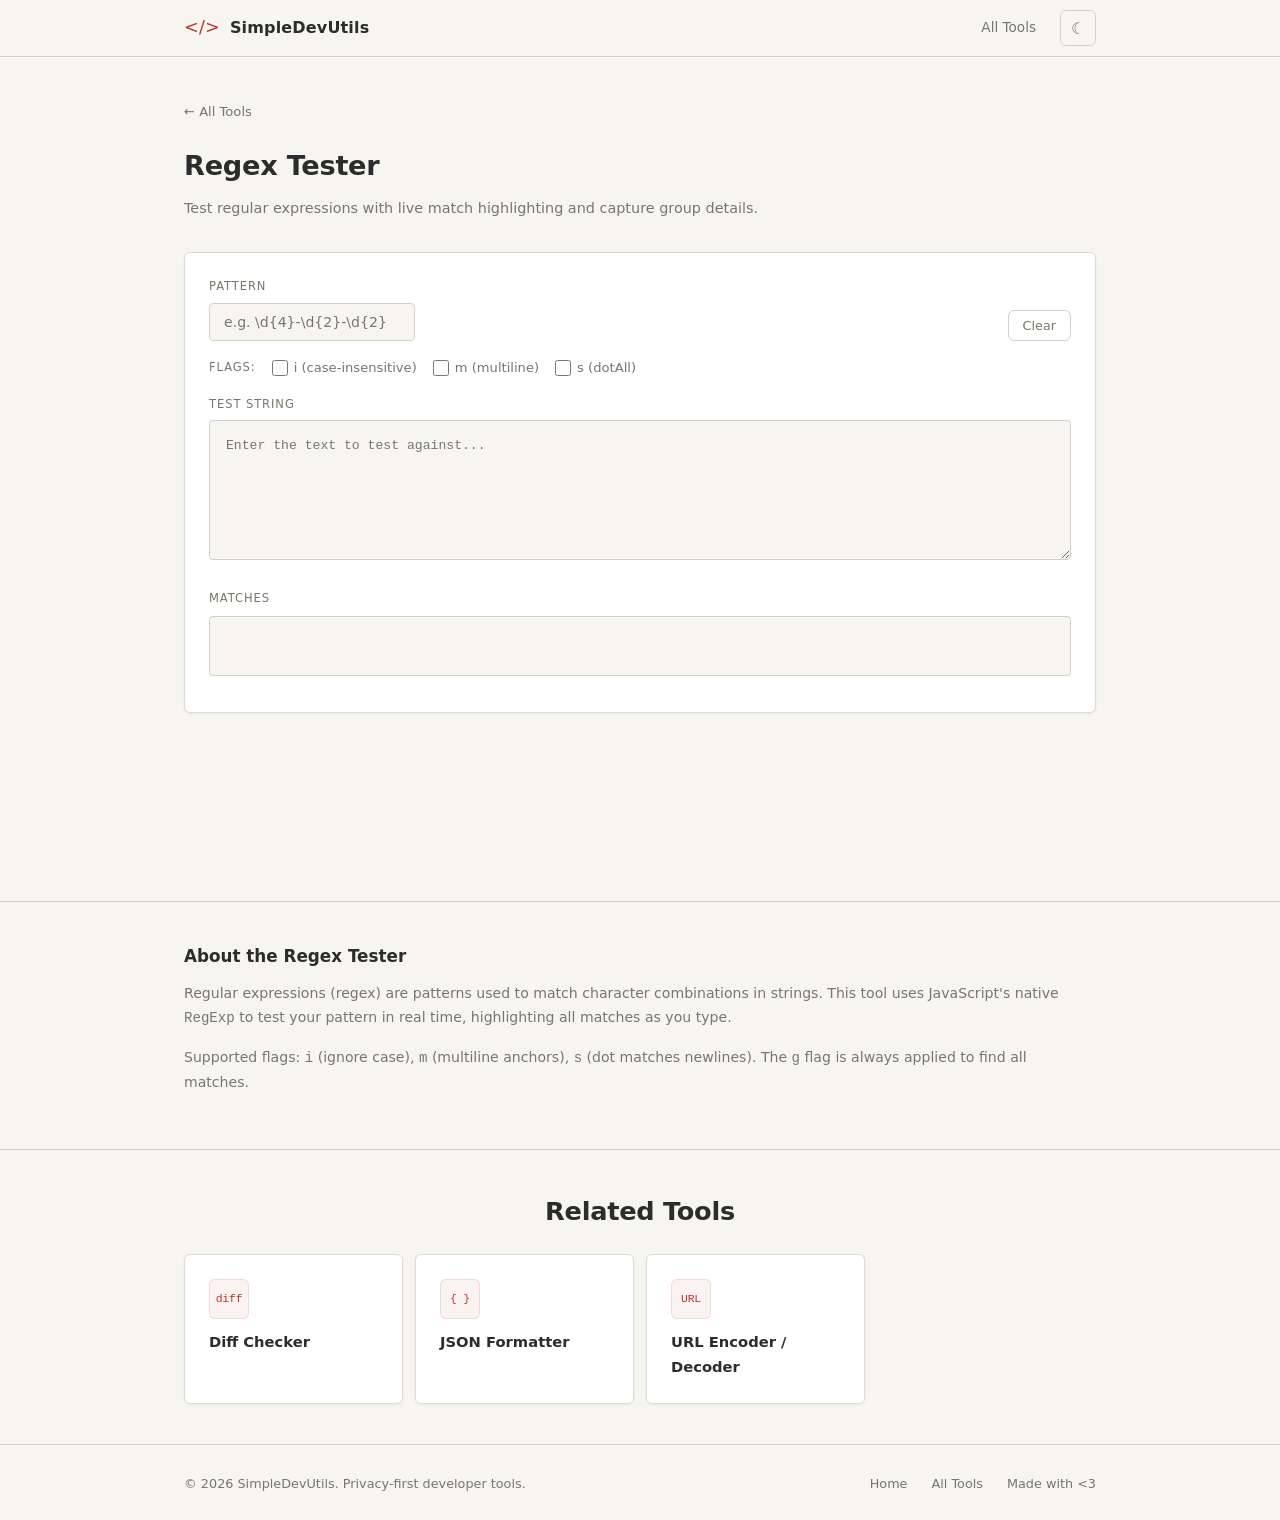
<file: tools/regex-tester.html>
<!DOCTYPE html>
<html lang="en">
<head>
  <!-- Google tag (gtag.js) -->
  <script async src="https://www.googletagmanager.com/gtag/js?id=G-HLBS27YRWM"></script>
  <script>
    window.dataLayer = window.dataLayer || [];
    function gtag(){dataLayer.push(arguments);}
    gtag('js', new Date());
    gtag('config', 'G-HLBS27YRWM');
  </script>
  <meta charset="UTF-8" />
  <meta name="viewport" content="width=device-width, initial-scale=1.0" />
  <title>Regex Tester — Live Match Highlighting — SimpleDevUtils</title>
  <meta name="description" content="Free online regex tester with live match highlighting. Test JavaScript regular expressions with flags, see match count, and inspect capture groups." />
  <meta name="keywords" content="regex tester, regular expression tester, online regex, regex match highlight, capture groups" />
  <link rel="stylesheet" href="../css/styles.css" />
</head>
<body>

  <nav class="nav">
    <div class="container">
      <div class="nav__inner">
        <a href="/" class="logo">
          <span class="logo__icon">&lt;/&gt;</span>
          SimpleDevUtils
        </a>
        <div class="nav__links">
          <a href="/#tools">All Tools</a>
          <button class="theme-toggle" id="theme-toggle" aria-label="Toggle theme"></button>
        </div>
      </div>
    </div>
  </nav>

  <main class="tool-page">
    <div class="container">
      <a href="/" class="back-btn">&larr; All Tools</a>
      <header class="tool-header">
        <h1>Regex Tester</h1>
        <p>Test regular expressions with live match highlighting and capture group details.</p>
      </header>

      <div class="tool-interface">
        <div class="tool-row" style="align-items: flex-end;">
          <div style="flex: 1;">
            <div class="tool-label" style="margin-bottom: 6px;">Pattern</div>
            <input class="tool-input" type="text" id="regex-pattern" placeholder="e.g. \d{4}-\d{2}-\d{2}" />
          </div>
          <button class="btn btn--ghost btn--sm" id="btn-clear">Clear</button>
        </div>

        <div class="tool-row" style="margin-top: 0;">
          <div class="flags-group">
            <span class="tool-label">Flags:</span>
            <label class="flag-label">
              <input type="checkbox" class="regex-flag" value="i" /> i (case-insensitive)
            </label>
            <label class="flag-label">
              <input type="checkbox" class="regex-flag" value="m" /> m (multiline)
            </label>
            <label class="flag-label">
              <input type="checkbox" class="regex-flag" value="s" /> s (dotAll)
            </label>
          </div>
        </div>

        <div style="margin-top: 8px;">
          <div class="tool-label" style="margin-bottom: 6px;">Test String</div>
          <textarea class="tool-textarea" id="regex-test" placeholder="Enter the text to test against..." style="min-height: 140px;"></textarea>
        </div>

        <div style="margin-top: 20px; display: flex; justify-content: space-between; align-items: center; flex-wrap: wrap; gap: 8px; margin-bottom: 8px;">
          <span class="tool-label">Matches</span>
          <span id="regex-count" style="font-size: 0.85rem; color: var(--accent); font-weight: 600;"></span>
        </div>
        <div class="regex-output" id="regex-output"></div>

        <div class="tool-msg" id="regex-msg"></div>

        <div id="regex-groups" style="margin-top: 12px; font-family: var(--mono); font-size: 0.8rem; color: var(--text-dim); white-space: pre-wrap;"></div>
      </div>
    </div>
  </main>

  <section class="tool-seo">
    <div class="container">
      <h2>About the Regex Tester</h2>
      <p>
        Regular expressions (regex) are patterns used to match character combinations in strings.
        This tool uses JavaScript's native <code>RegExp</code> to test your pattern in real time,
        highlighting all matches as you type.
      </p>
      <p>
        Supported flags: <code>i</code> (ignore case), <code>m</code> (multiline anchors),
        <code>s</code> (dot matches newlines). The <code>g</code> flag is always applied
        to find all matches.
      </p>
    </div>
  </section>

  <section class="related-tools">
    <div class="container">
      <h2 class="section-title">Related Tools</h2>
      <div class="related-tools__grid">
        <a href="diff-checker.html" class="tool-card">
          <div class="tool-card__icon">diff</div>
          <h3>Diff Checker</h3>
        </a>
        <a href="json-formatter.html" class="tool-card">
          <div class="tool-card__icon">{ }</div>
          <h3>JSON Formatter</h3>
        </a>
        <a href="url-encoder.html" class="tool-card">
          <div class="tool-card__icon">URL</div>
          <h3>URL Encoder / Decoder</h3>
        </a>
      </div>
    </div>
  </section>

  <footer class="footer">
    <div class="container">
      <div class="footer__inner">
        <span class="footer__copy">&copy; 2026 SimpleDevUtils. Privacy-first developer tools.</span>
        <div class="footer__links">
          <a href="/">Home</a>
          <a href="/#tools">All Tools</a>
          <a href="https://www.linkedin.com/in/mohantyabhijit/" target="_blank" rel="noopener noreferrer">Made with &lt;3</a>
        </div>
      </div>
    </div>
  </footer>

  <script src="../js/theme.js"></script>
  <script src="../js/utils.js"></script>
  <script src="../js/regex.js"></script>
</body>
</html>
</file>
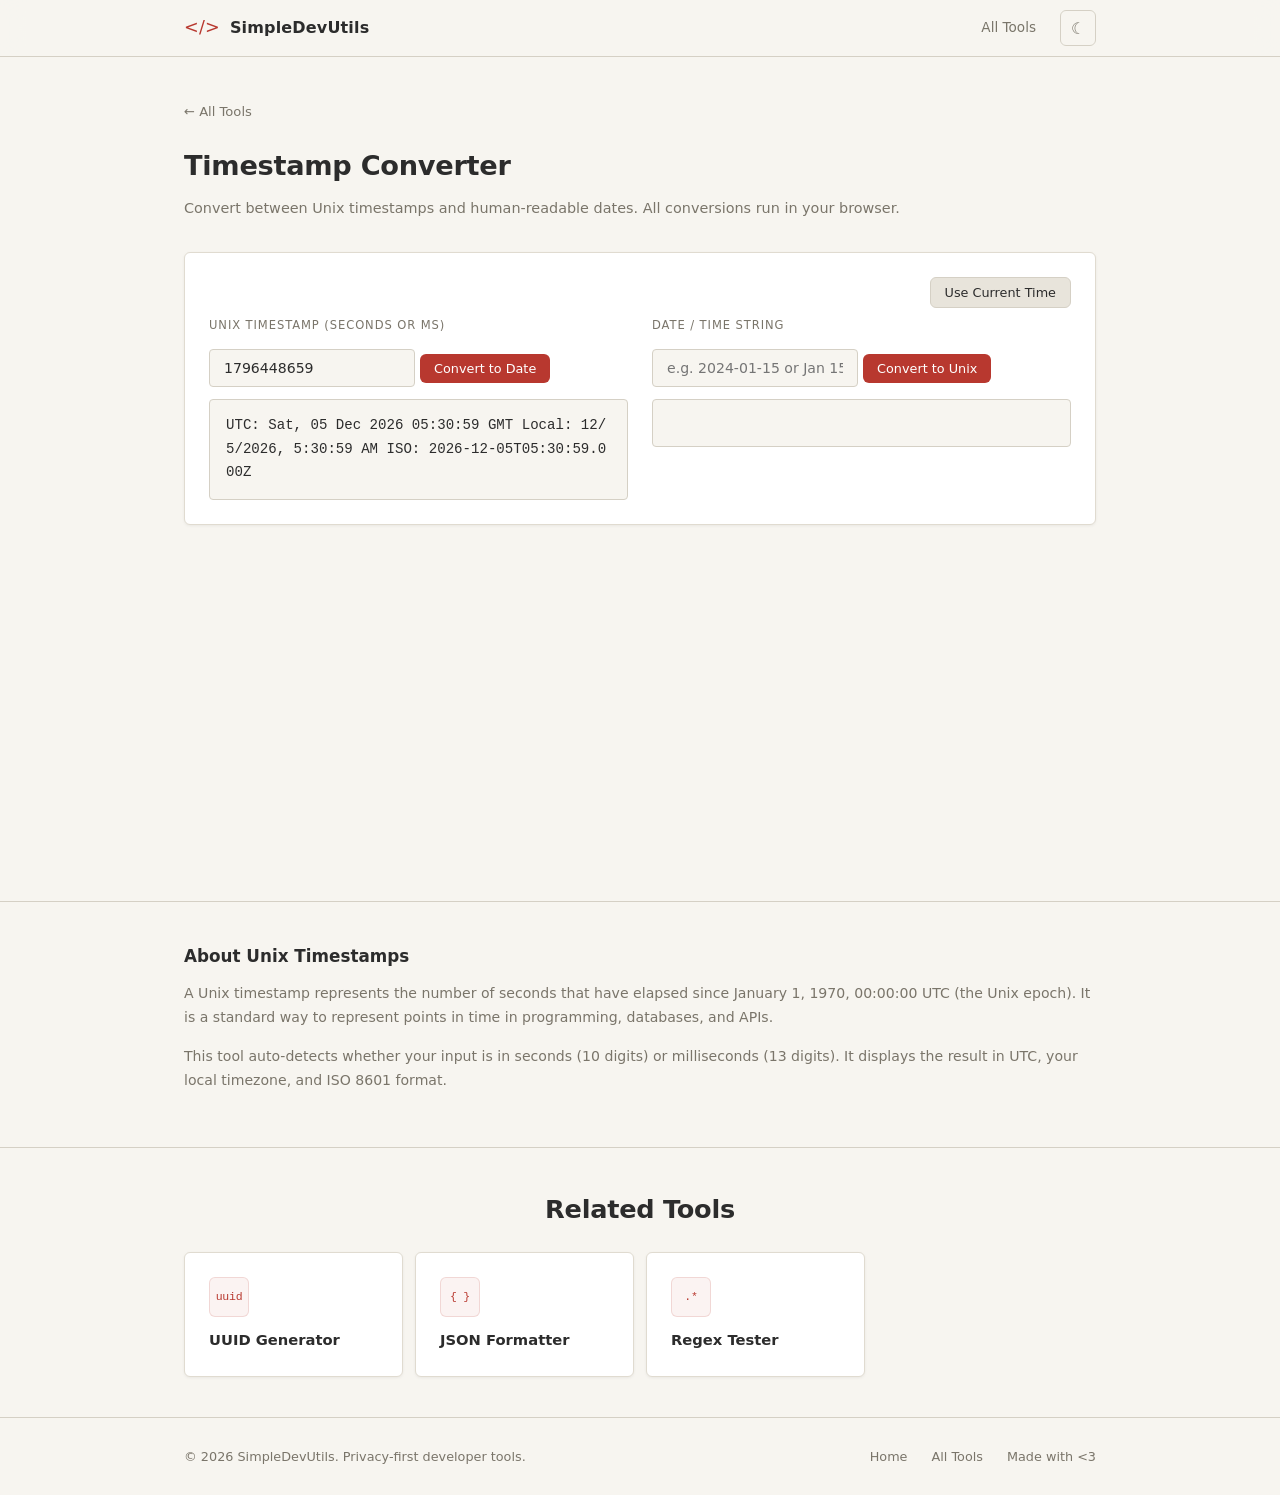
<file: tools/timestamp-converter.html>
<!DOCTYPE html>
<html lang="en">
<head>
  <!-- Google tag (gtag.js) -->
  <script async src="https://www.googletagmanager.com/gtag/js?id=G-HLBS27YRWM"></script>
  <script>
    window.dataLayer = window.dataLayer || [];
    function gtag(){dataLayer.push(arguments);}
    gtag('js', new Date());
    gtag('config', 'G-HLBS27YRWM');
  </script>
  <meta charset="UTF-8" />
  <meta name="viewport" content="width=device-width, initial-scale=1.0" />
  <title>Timestamp Converter — Unix to Date — SimpleDevUtils</title>
  <meta name="description" content="Free online Unix timestamp converter. Convert Unix timestamps to human-readable dates, or any date string to Unix time in seconds and milliseconds." />
  <meta name="keywords" content="timestamp converter, Unix timestamp, epoch converter, date to Unix, Unix to date, online timestamp tool" />
  <link rel="stylesheet" href="../css/styles.css" />
</head>
<body>

  <nav class="nav">
    <div class="container">
      <div class="nav__inner">
        <a href="/" class="logo">
          <span class="logo__icon">&lt;/&gt;</span>
          SimpleDevUtils
        </a>
        <div class="nav__links">
          <a href="/#tools">All Tools</a>
          <button class="theme-toggle" id="theme-toggle" aria-label="Toggle theme"></button>
        </div>
      </div>
    </div>
  </nav>

  <main class="tool-page">
    <div class="container">
      <a href="/" class="back-btn">&larr; All Tools</a>
      <header class="tool-header">
        <h1>Timestamp Converter</h1>
        <p>Convert between Unix timestamps and human-readable dates. All conversions run in your browser.</p>
      </header>

      <div class="tool-interface">
        <div style="margin-bottom: 8px; display: flex; justify-content: flex-end;">
          <button class="btn btn--secondary btn--sm" id="btn-now">Use Current Time</button>
        </div>

        <div class="ts-grid">
          <div class="ts-group">
            <label for="ts-unix-input">Unix Timestamp (seconds or ms)</label>
            <input class="tool-input" type="text" id="ts-unix-input" placeholder="e.g. 1700000000" />
            <button class="btn btn--primary btn--sm" id="btn-unix-convert" style="margin-top: 10px;">Convert to Date</button>
            <div class="ts-result" id="ts-unix-result"></div>
          </div>

          <div class="ts-group">
            <label for="ts-date-input">Date / Time String</label>
            <input class="tool-input" type="text" id="ts-date-input" placeholder="e.g. 2024-01-15 or Jan 15 2024 12:00:00" />
            <button class="btn btn--primary btn--sm" id="btn-date-convert" style="margin-top: 10px;">Convert to Unix</button>
            <div class="ts-result" id="ts-date-result"></div>
          </div>
        </div>

        <div class="tool-msg" id="ts-msg"></div>
      </div>
    </div>
  </main>

  <section class="tool-seo">
    <div class="container">
      <h2>About Unix Timestamps</h2>
      <p>
        A Unix timestamp represents the number of seconds that have elapsed since
        January 1, 1970, 00:00:00 UTC (the Unix epoch). It is a standard way to represent
        points in time in programming, databases, and APIs.
      </p>
      <p>
        This tool auto-detects whether your input is in seconds (10 digits) or milliseconds
        (13 digits). It displays the result in UTC, your local timezone, and ISO 8601 format.
      </p>
    </div>
  </section>

  <section class="related-tools">
    <div class="container">
      <h2 class="section-title">Related Tools</h2>
      <div class="related-tools__grid">
        <a href="uuid-generator.html" class="tool-card">
          <div class="tool-card__icon">uuid</div>
          <h3>UUID Generator</h3>
        </a>
        <a href="json-formatter.html" class="tool-card">
          <div class="tool-card__icon">{ }</div>
          <h3>JSON Formatter</h3>
        </a>
        <a href="regex-tester.html" class="tool-card">
          <div class="tool-card__icon">.*</div>
          <h3>Regex Tester</h3>
        </a>
      </div>
    </div>
  </section>

  <footer class="footer">
    <div class="container">
      <div class="footer__inner">
        <span class="footer__copy">&copy; 2026 SimpleDevUtils. Privacy-first developer tools.</span>
        <div class="footer__links">
          <a href="/">Home</a>
          <a href="/#tools">All Tools</a>
          <a href="https://www.linkedin.com/in/mohantyabhijit/" target="_blank" rel="noopener noreferrer">Made with &lt;3</a>
        </div>
      </div>
    </div>
  </footer>

  <script src="../js/theme.js"></script>
  <script src="../js/utils.js"></script>
  <script src="../js/timestamp.js"></script>
</body>
</html>
</file>
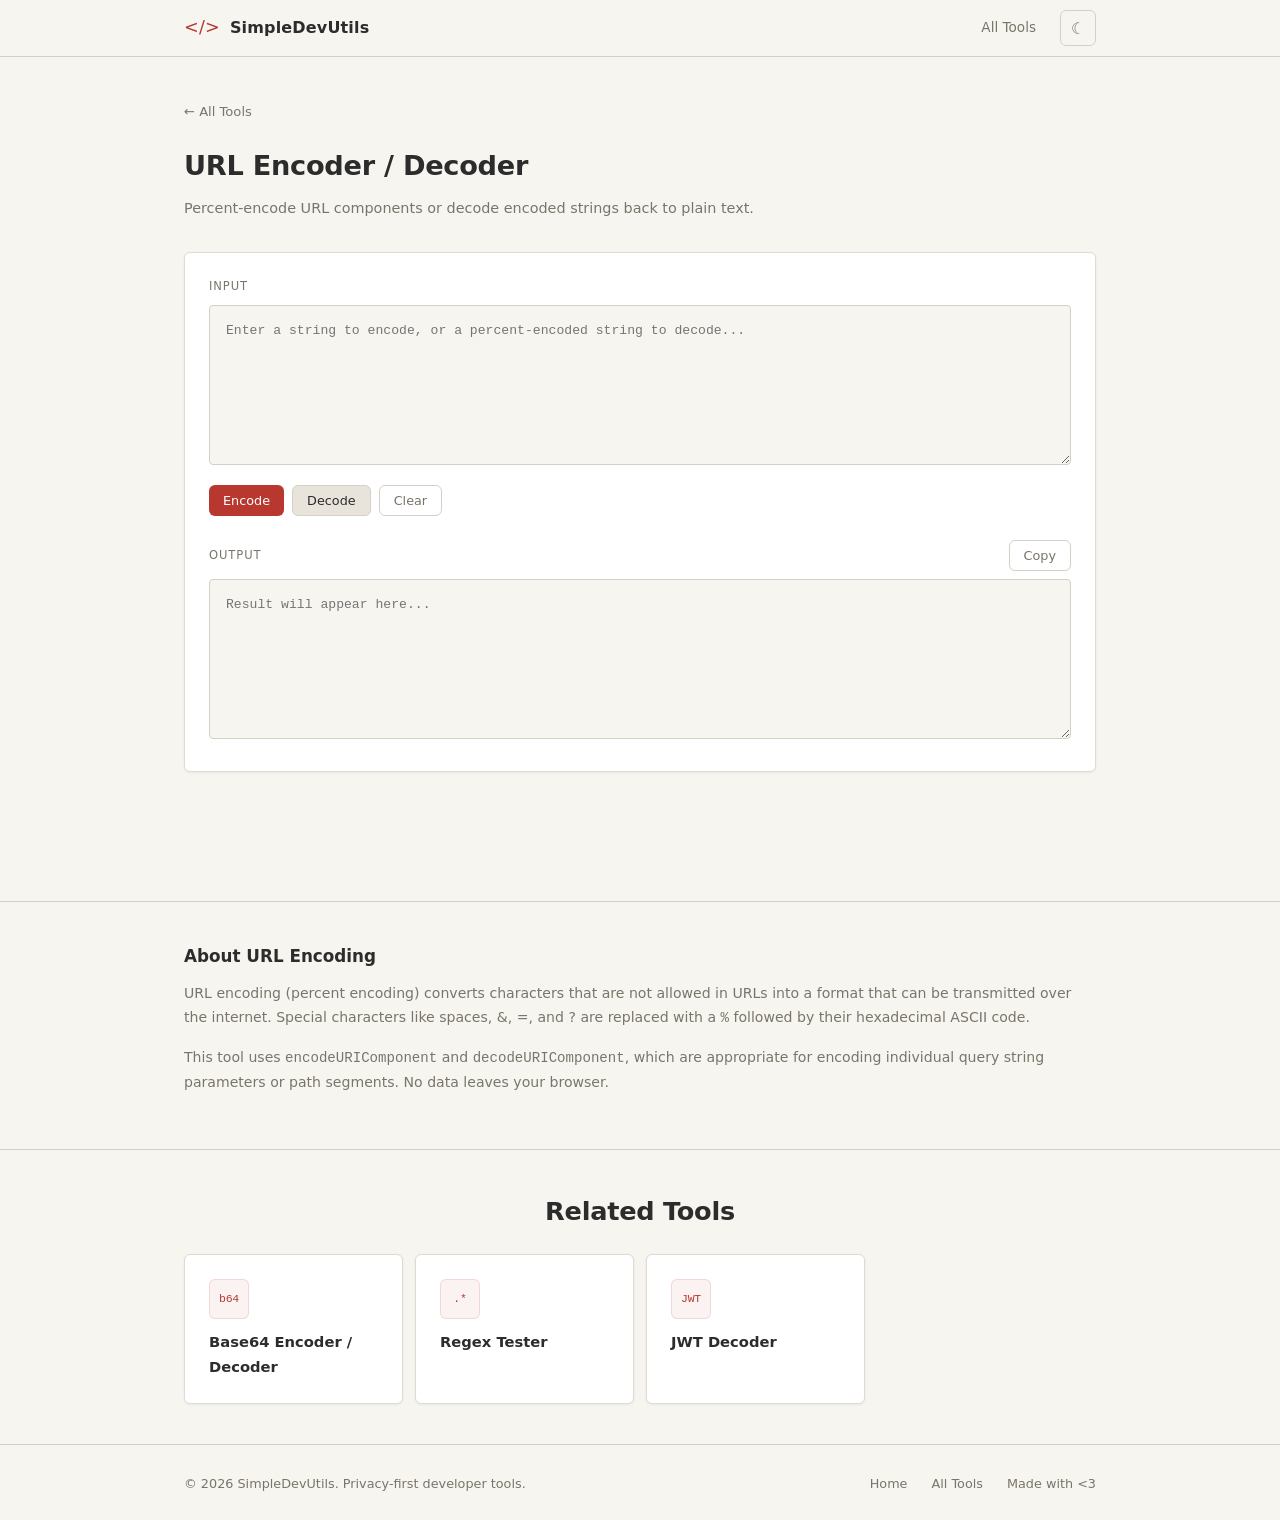
<file: tools/url-encoder.html>
<!DOCTYPE html>
<html lang="en">
<head>
  <!-- Google tag (gtag.js) -->
  <script async src="https://www.googletagmanager.com/gtag/js?id=G-HLBS27YRWM"></script>
  <script>
    window.dataLayer = window.dataLayer || [];
    function gtag(){dataLayer.push(arguments);}
    gtag('js', new Date());
    gtag('config', 'G-HLBS27YRWM');
  </script>
  <meta charset="UTF-8" />
  <meta name="viewport" content="width=device-width, initial-scale=1.0" />
  <title>URL Encoder / Decoder — SimpleDevUtils</title>
  <meta name="description" content="Free online URL encoder and decoder. Percent-encode special characters in URLs and query strings, or decode percent-encoded strings back to plain text." />
  <meta name="keywords" content="URL encoder, URL decoder, percent encoding, URI encode decode, online URL tool" />
  <link rel="stylesheet" href="../css/styles.css" />
</head>
<body>

  <nav class="nav">
    <div class="container">
      <div class="nav__inner">
        <a href="/" class="logo">
          <span class="logo__icon">&lt;/&gt;</span>
          SimpleDevUtils
        </a>
        <div class="nav__links">
          <a href="/#tools">All Tools</a>
          <button class="theme-toggle" id="theme-toggle" aria-label="Toggle theme"></button>
        </div>
      </div>
    </div>
  </nav>

  <main class="tool-page">
    <div class="container">
      <a href="/" class="back-btn">&larr; All Tools</a>
      <header class="tool-header">
        <h1>URL Encoder / Decoder</h1>
        <p>Percent-encode URL components or decode encoded strings back to plain text.</p>
      </header>

      <div class="tool-interface">
        <div class="tool-label" style="margin-bottom: 8px;">Input</div>
        <textarea class="tool-textarea" id="url-input" placeholder="Enter a string to encode, or a percent-encoded string to decode..." style="min-height: 160px;"></textarea>
        <div class="tool-actions" style="margin-top: 12px;">
          <button class="btn btn--primary btn--sm" id="btn-encode">Encode</button>
          <button class="btn btn--secondary btn--sm" id="btn-decode">Decode</button>
          <button class="btn btn--ghost btn--sm" id="btn-clear">Clear</button>
        </div>

        <div style="margin-top: 24px;">
          <div class="tool-col__header" style="margin-bottom: 8px;">
            <span class="tool-label">Output</span>
            <button class="btn btn--ghost btn--sm" id="btn-copy">Copy</button>
          </div>
          <textarea class="tool-textarea" id="url-output" readonly placeholder="Result will appear here..." style="min-height: 160px;"></textarea>
        </div>

        <div class="tool-msg" id="url-msg"></div>
      </div>
    </div>
  </main>

  <section class="tool-seo">
    <div class="container">
      <h2>About URL Encoding</h2>
      <p>
        URL encoding (percent encoding) converts characters that are not allowed in URLs into a
        format that can be transmitted over the internet. Special characters like spaces, &amp;,
        =, and ? are replaced with a <code>%</code> followed by their hexadecimal ASCII code.
      </p>
      <p>
        This tool uses <code>encodeURIComponent</code> and <code>decodeURIComponent</code>,
        which are appropriate for encoding individual query string parameters or path segments.
        No data leaves your browser.
      </p>
    </div>
  </section>

  <section class="related-tools">
    <div class="container">
      <h2 class="section-title">Related Tools</h2>
      <div class="related-tools__grid">
        <a href="base64-encode-decode.html" class="tool-card">
          <div class="tool-card__icon">b64</div>
          <h3>Base64 Encoder / Decoder</h3>
        </a>
        <a href="regex-tester.html" class="tool-card">
          <div class="tool-card__icon">.*</div>
          <h3>Regex Tester</h3>
        </a>
        <a href="jwt-decoder.html" class="tool-card">
          <div class="tool-card__icon">JWT</div>
          <h3>JWT Decoder</h3>
        </a>
      </div>
    </div>
  </section>

  <footer class="footer">
    <div class="container">
      <div class="footer__inner">
        <span class="footer__copy">&copy; 2026 SimpleDevUtils. Privacy-first developer tools.</span>
        <div class="footer__links">
          <a href="/">Home</a>
          <a href="/#tools">All Tools</a>
          <a href="https://www.linkedin.com/in/mohantyabhijit/" target="_blank" rel="noopener noreferrer">Made with &lt;3</a>
        </div>
      </div>
    </div>
  </footer>

  <script src="../js/theme.js"></script>
  <script src="../js/utils.js"></script>
  <script src="../js/url-encoder.js"></script>
</body>
</html>
</file>
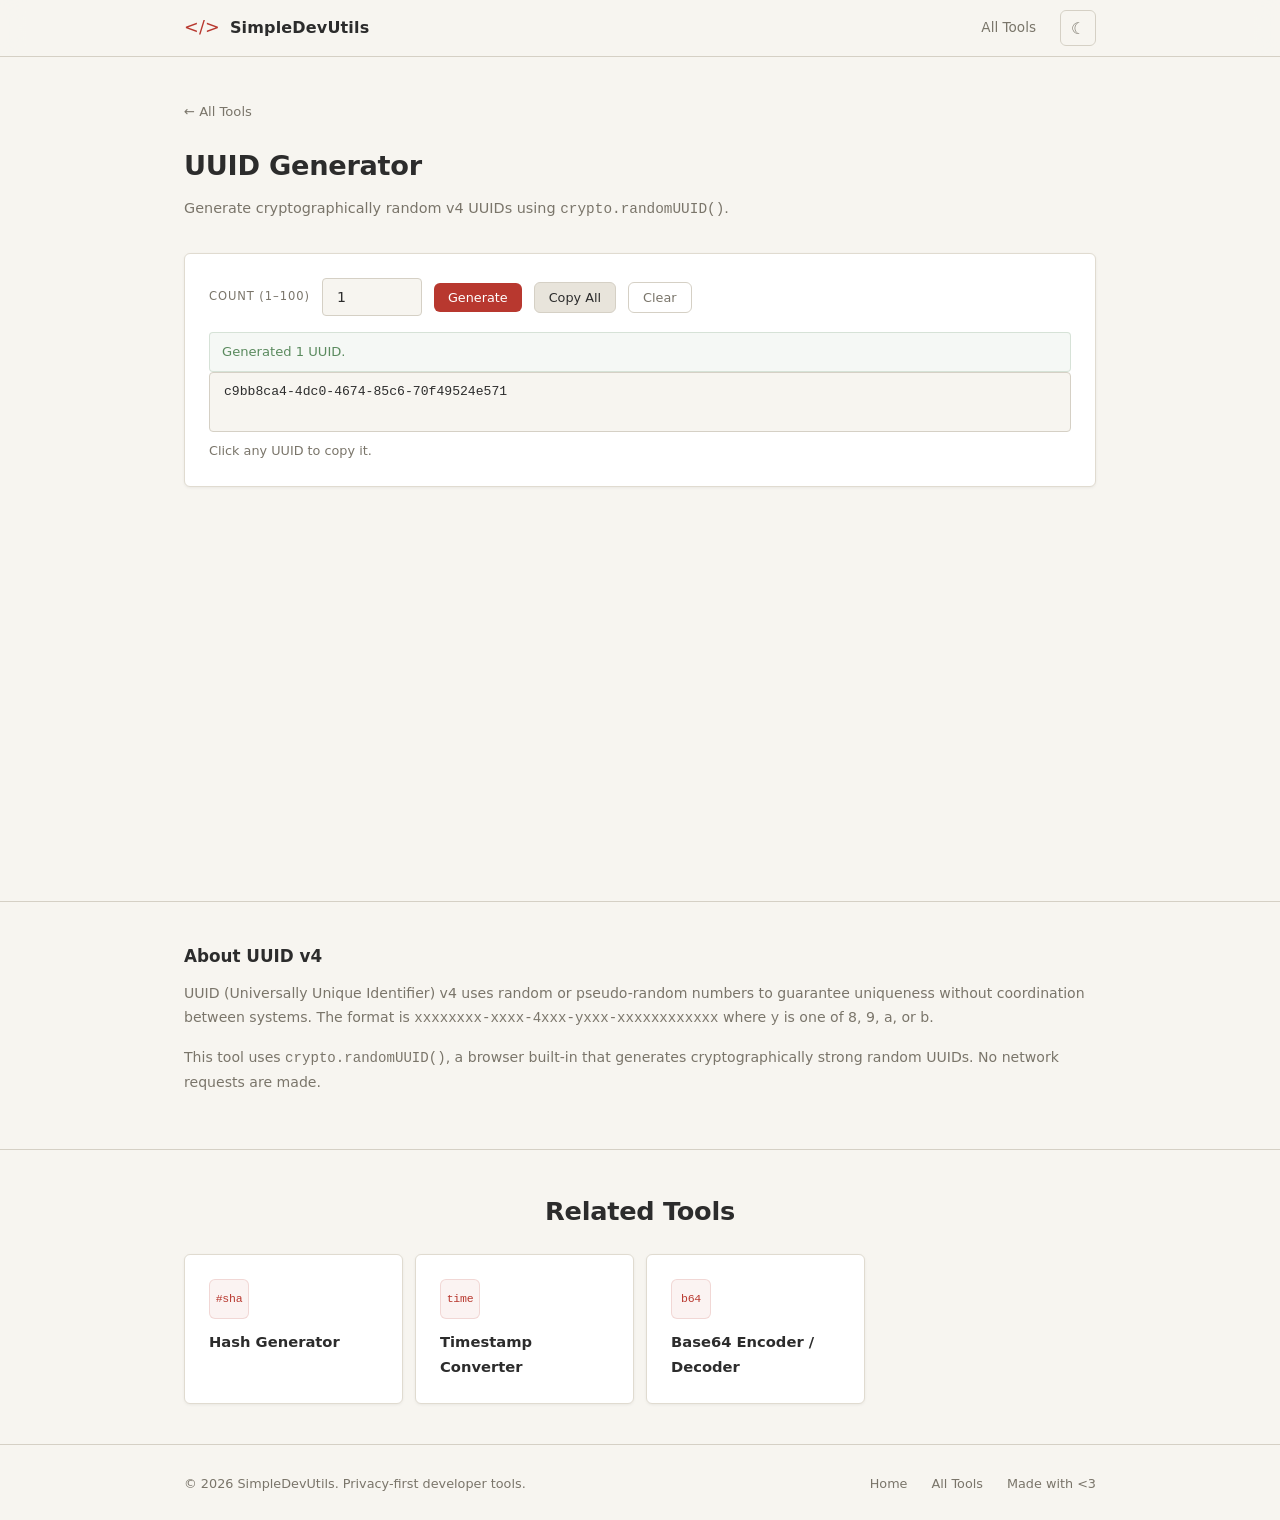
<file: tools/uuid-generator.html>
<!DOCTYPE html>
<html lang="en">
<head>
  <!-- Google tag (gtag.js) -->
  <script async src="https://www.googletagmanager.com/gtag/js?id=G-HLBS27YRWM"></script>
  <script>
    window.dataLayer = window.dataLayer || [];
    function gtag(){dataLayer.push(arguments);}
    gtag('js', new Date());
    gtag('config', 'G-HLBS27YRWM');
  </script>
  <meta charset="UTF-8" />
  <meta name="viewport" content="width=device-width, initial-scale=1.0" />
  <title>UUID Generator — v4 — SimpleDevUtils</title>
  <meta name="description" content="Free online UUID v4 generator. Generate one or hundreds of cryptographically random UUIDs instantly in your browser using the Web Crypto API." />
  <meta name="keywords" content="UUID generator, UUID v4, GUID generator, random UUID, online UUID tool" />
  <link rel="stylesheet" href="../css/styles.css" />
</head>
<body>

  <nav class="nav">
    <div class="container">
      <div class="nav__inner">
        <a href="/" class="logo">
          <span class="logo__icon">&lt;/&gt;</span>
          SimpleDevUtils
        </a>
        <div class="nav__links">
          <a href="/#tools">All Tools</a>
          <button class="theme-toggle" id="theme-toggle" aria-label="Toggle theme"></button>
        </div>
      </div>
    </div>
  </nav>

  <main class="tool-page">
    <div class="container">
      <a href="/" class="back-btn">&larr; All Tools</a>
      <header class="tool-header">
        <h1>UUID Generator</h1>
        <p>Generate cryptographically random v4 UUIDs using <code>crypto.randomUUID()</code>.</p>
      </header>

      <div class="tool-interface">
        <div class="tool-row">
          <label class="tool-label" for="uuid-count" style="white-space: nowrap;">Count (1–100)</label>
          <input class="tool-input-sm" type="number" id="uuid-count" min="1" max="100" value="1" />
          <button class="btn btn--primary btn--sm" id="btn-generate">Generate</button>
          <button class="btn btn--secondary btn--sm" id="btn-copy-all">Copy All</button>
          <button class="btn btn--ghost btn--sm" id="btn-clear">Clear</button>
        </div>

        <div class="tool-msg" id="uuid-msg"></div>

        <div class="uuid-list" id="uuid-list"></div>
        <p style="font-size: 0.8rem; color: var(--text-dim); margin-top: 8px;">Click any UUID to copy it.</p>
      </div>
    </div>
  </main>

  <section class="tool-seo">
    <div class="container">
      <h2>About UUID v4</h2>
      <p>
        UUID (Universally Unique Identifier) v4 uses random or pseudo-random numbers to
        guarantee uniqueness without coordination between systems. The format is
        <code>xxxxxxxx-xxxx-4xxx-yxxx-xxxxxxxxxxxx</code> where <code>y</code> is one of
        8, 9, a, or b.
      </p>
      <p>
        This tool uses <code>crypto.randomUUID()</code>, a browser built-in that generates
        cryptographically strong random UUIDs. No network requests are made.
      </p>
    </div>
  </section>

  <section class="related-tools">
    <div class="container">
      <h2 class="section-title">Related Tools</h2>
      <div class="related-tools__grid">
        <a href="hash-generator.html" class="tool-card">
          <div class="tool-card__icon">#sha</div>
          <h3>Hash Generator</h3>
        </a>
        <a href="timestamp-converter.html" class="tool-card">
          <div class="tool-card__icon">time</div>
          <h3>Timestamp Converter</h3>
        </a>
        <a href="base64-encode-decode.html" class="tool-card">
          <div class="tool-card__icon">b64</div>
          <h3>Base64 Encoder / Decoder</h3>
        </a>
      </div>
    </div>
  </section>

  <footer class="footer">
    <div class="container">
      <div class="footer__inner">
        <span class="footer__copy">&copy; 2026 SimpleDevUtils. Privacy-first developer tools.</span>
        <div class="footer__links">
          <a href="/">Home</a>
          <a href="/#tools">All Tools</a>
          <a href="https://www.linkedin.com/in/mohantyabhijit/" target="_blank" rel="noopener noreferrer">Made with &lt;3</a>
        </div>
      </div>
    </div>
  </footer>

  <script src="../js/theme.js"></script>
  <script src="../js/utils.js"></script>
  <script src="../js/uuid.js"></script>
</body>
</html>
</file>
<file: css/styles.css>
/* ===== RESET & BASE ===== */
*, *::before, *::after { box-sizing: border-box; margin: 0; padding: 0; }

/* ===== LIGHT THEME (default) ===== */
:root {
  --bg:       #f7f5f0;
  --bg2:      #efece5;
  --bg3:      #e8e4db;
  --border:   #d5d0c5;
  --text:     #2c2c2c;
  --text-dim: #7a756a;
  --accent:   #b8382f;
  --accent2:  #c4564e;
  --green:    #5a8a5e;
  --cyan:     #4a7a7a;
  --yellow:   #a68a30;
  --red:      #b8382f;
  --radius:   6px;
  --radius-sm: 4px;
  --font:     'Noto Sans', system-ui, -apple-system, BlinkMacSystemFont, 'Segoe UI', sans-serif;
  --mono:     'Noto Sans Mono', ui-monospace, 'Cascadia Code', 'Source Code Pro', Menlo, Consolas, monospace;
  --shadow:   0 1px 3px rgba(0,0,0,0.06);
  --shadow-lg: 0 4px 16px rgba(0,0,0,0.08);
  --nav-bg:   rgba(247, 245, 240, 0.9);
  --card-bg:  #fff;
  --card-border: #e0dbd0;
  --tag-bg:   rgba(184, 56, 47, 0.08);
  --tag-border: rgba(184, 56, 47, 0.18);
  --tag-color: var(--accent);
  --privacy-bg: rgba(90, 138, 94, 0.06);
  --privacy-border: rgba(90, 138, 94, 0.2);
  --privacy-text: #3d6b41;
  --icon-bg:  rgba(184, 56, 47, 0.06);
  --icon-border: rgba(184, 56, 47, 0.15);
  --icon-color: var(--accent);
  --focus-ring: rgba(184, 56, 47, 0.25);
}

/* ===== DARK THEME ===== */
[data-theme="dark"] {
  --bg:       #1a1a18;
  --bg2:      #232320;
  --bg3:      #2c2c28;
  --border:   #3a3a35;
  --text:     #e0ddd5;
  --text-dim: #8a857a;
  --accent:   #d4645c;
  --accent2:  #e07a72;
  --green:    #7aaa7e;
  --cyan:     #6a9a9a;
  --yellow:   #c6aa50;
  --red:      #d4645c;
  --shadow:   0 1px 3px rgba(0,0,0,0.2);
  --shadow-lg: 0 4px 16px rgba(0,0,0,0.25);
  --nav-bg:   rgba(26, 26, 24, 0.92);
  --card-bg:  #252522;
  --card-border: #3a3a35;
  --tag-bg:   rgba(212, 100, 92, 0.1);
  --tag-border: rgba(212, 100, 92, 0.22);
  --tag-color: var(--accent);
  --privacy-bg: rgba(122, 170, 126, 0.08);
  --privacy-border: rgba(122, 170, 126, 0.2);
  --privacy-text: #7aaa7e;
  --icon-bg:  rgba(212, 100, 92, 0.1);
  --icon-border: rgba(212, 100, 92, 0.2);
  --icon-color: var(--accent);
  --focus-ring: rgba(212, 100, 92, 0.3);
}

html { scroll-behavior: smooth; }

body {
  background: var(--bg);
  color: var(--text);
  font-family: var(--font);
  font-size: 16px;
  line-height: 1.7;
  -webkit-font-smoothing: antialiased;
  transition: background-color 0.3s ease, color 0.3s ease;
}

a { color: inherit; text-decoration: none; }

.container {
  max-width: 960px;
  margin: 0 auto;
  padding: 0 24px;
}

/* ===== NAV ===== */
.nav {
  position: sticky;
  top: 0;
  z-index: 100;
  background: var(--nav-bg);
  backdrop-filter: blur(12px);
  border-bottom: 1px solid var(--border);
}

.nav__inner {
  display: flex;
  align-items: center;
  justify-content: space-between;
  height: 56px;
}

.logo {
  display: flex;
  align-items: center;
  gap: 10px;
  font-weight: 600;
  font-size: 1rem;
  letter-spacing: 0.01em;
}

.logo__icon {
  font-size: 1.1rem;
  color: var(--accent);
  font-weight: 300;
}

.nav__links {
  display: flex;
  align-items: center;
  gap: 24px;
  font-size: 0.85rem;
  font-weight: 400;
}

.nav__links a {
  color: var(--text-dim);
  transition: color 0.2s;
}
.nav__links a:hover { color: var(--text); }

/* ===== THEME TOGGLE ===== */
.theme-toggle {
  background: none;
  border: 1px solid var(--border);
  border-radius: var(--radius);
  width: 36px;
  height: 36px;
  display: inline-flex;
  align-items: center;
  justify-content: center;
  cursor: pointer;
  color: var(--text-dim);
  font-size: 1rem;
  transition: color 0.2s, border-color 0.2s, background 0.2s;
  flex-shrink: 0;
}

.theme-toggle:hover {
  color: var(--text);
  border-color: var(--text-dim);
  background: var(--bg3);
}

/* sun/moon icons via pseudo-elements handled in JS */

/* ===== HERO ===== */
.hero {
  padding: 48px 0 40px;
  position: relative;
}

.hero__inner {
  display: flex;
  flex-direction: column;
  align-items: center;
  text-align: center;
  gap: 16px;
}

.hero__title {
  font-size: clamp(2.4rem, 6vw, 4rem);
  font-weight: 700;
  line-height: 1.15;
  letter-spacing: -0.02em;
}

.gradient-text {
  color: var(--text);
}

.hero__sub {
  font-size: 1rem;
  color: var(--text-dim);
  max-width: 560px;
}

.hero__cta {
  display: flex;
  gap: 12px;
  flex-wrap: wrap;
  justify-content: center;
}

/* ===== BUTTONS ===== */
.btn {
  display: inline-flex;
  align-items: center;
  gap: 8px;
  padding: 10px 20px;
  border-radius: var(--radius);
  font-size: 0.85rem;
  font-weight: 500;
  cursor: pointer;
  transition: all 0.2s;
  border: none;
  font-family: var(--font);
}

.btn--primary {
  background: var(--accent);
  color: #fff;
}
.btn--primary:hover {
  opacity: 0.88;
}

.btn--secondary {
  background: var(--bg3);
  color: var(--text);
  border: 1px solid var(--border);
}
.btn--secondary:hover {
  border-color: var(--text-dim);
}

.btn--ghost {
  background: transparent;
  color: var(--text-dim);
  border: 1px solid var(--border);
}
.btn--ghost:hover {
  color: var(--text);
  border-color: var(--text-dim);
}

.btn--sm {
  padding: 7px 14px;
  font-size: 0.8rem;
}

.btn:disabled {
  opacity: 0.4;
  cursor: default;
}

/* ===== SECTION HEADINGS ===== */
.section-title {
  font-size: clamp(1.3rem, 3vw, 1.6rem);
  font-weight: 600;
  letter-spacing: -0.01em;
  text-align: center;
}

.section-sub {
  color: var(--text-dim);
  text-align: center;
  margin-top: 8px;
  font-size: 0.9rem;
}

/* ===== TOOLS SECTION ===== */
.tools {
  padding: 16px 0 72px;
}

.tools__header {
  text-align: center;
  margin-bottom: 24px;
  padding: 24px 0 0;
}

.tools__title {
  font-size: clamp(1.4rem, 2.5vw, 1.8rem);
  font-weight: 600;
  letter-spacing: -0.01em;
  margin-bottom: 8px;
}

.tools__sub {
  font-size: 0.88rem;
  color: var(--text-dim);
}

/* ===== DECORATIVE DIVIDER ===== */
.divider {
  display: flex;
  align-items: center;
  justify-content: center;
  gap: 16px;
  margin: 8px 0 20px;
  color: var(--border);
  font-size: 0.7rem;
  letter-spacing: 0.2em;
}

.divider::before,
.divider::after {
  content: '';
  height: 1px;
  width: 60px;
  background: var(--border);
}

/* ===== FILTER ===== */
.tools__filter {
  display: flex;
  gap: 6px;
  flex-wrap: wrap;
  justify-content: center;
  margin: 0 0 24px;
}

.filter-btn {
  padding: 6px 16px;
  border-radius: var(--radius);
  border: 1px solid var(--border);
  background: transparent;
  color: var(--text-dim);
  font-size: 0.8rem;
  font-weight: 400;
  cursor: pointer;
  transition: all 0.2s;
  font-family: var(--font);
}

.filter-btn:hover {
  color: var(--text);
  border-color: var(--text-dim);
}

.filter-btn.active {
  background: var(--text);
  border-color: var(--text);
  color: var(--bg);
}

/* ===== TOOLS GRID ===== */
.tools__grid {
  display: grid;
  grid-template-columns: repeat(auto-fill, minmax(280px, 1fr));
  gap: 12px;
}

.tool-card {
  display: flex;
  flex-direction: column;
  gap: 8px;
  padding: 24px;
  background: var(--card-bg);
  border: 1px solid var(--card-border);
  border-radius: var(--radius);
  transition: all 0.2s ease;
  cursor: pointer;
  position: relative;
  box-shadow: var(--shadow);
}

.tool-card:hover {
  border-color: var(--accent);
  box-shadow: var(--shadow-lg);
  transform: translateY(-2px);
}

.tool-card__icon {
  display: inline-flex;
  align-items: center;
  justify-content: center;
  width: 40px;
  height: 40px;
  background: var(--icon-bg);
  border: 1px solid var(--icon-border);
  border-radius: var(--radius);
  font-family: var(--mono);
  font-size: 0.72rem;
  font-weight: 500;
  color: var(--icon-color);
  letter-spacing: -0.02em;
}

.tool-card h3 {
  font-size: 0.92rem;
  font-weight: 600;
  margin-top: 2px;
}

.tool-card p {
  font-size: 0.82rem;
  color: var(--text-dim);
  line-height: 1.55;
  flex: 1;
}

.tool-card__tag {
  display: inline-block;
  margin-top: 4px;
  padding: 2px 10px;
  border-radius: var(--radius);
  font-size: 0.68rem;
  font-weight: 400;
  background: var(--tag-bg);
  border: 1px solid var(--tag-border);
  color: var(--tag-color);
  width: fit-content;
  letter-spacing: 0.02em;
}

.tool-card.hidden { display: none; }

/* ===== PRIVACY SECTION ===== */
.privacy {
  padding: 56px 0;
  border-top: 1px solid var(--border);
}

.privacy__inner {
  display: flex;
  flex-direction: column;
  align-items: center;
  text-align: center;
  gap: 14px;
}

.privacy__icon {
  width: 48px;
  height: 48px;
  background: var(--privacy-bg);
  border: 1px solid var(--privacy-border);
  border-radius: 50%;
  display: flex;
  align-items: center;
  justify-content: center;
  color: var(--green);
}

.privacy h2 {
  font-size: clamp(1.2rem, 3vw, 1.5rem);
  font-weight: 600;
}

.privacy p {
  color: var(--text-dim);
  max-width: 480px;
  font-size: 0.9rem;
  line-height: 1.7;
}

.privacy__points {
  display: flex;
  gap: 24px;
  flex-wrap: wrap;
  justify-content: center;
  margin-top: 4px;
}

.privacy__point {
  display: flex;
  align-items: center;
  gap: 6px;
  font-size: 0.82rem;
  color: var(--privacy-text);
}

.privacy__point::before {
  content: '';
  width: 4px;
  height: 4px;
  border-radius: 50%;
  background: var(--green);
  flex-shrink: 0;
}

/* ===== FEATURES ===== */
.features {
  padding: 72px 0;
}

.features__grid {
  display: grid;
  grid-template-columns: repeat(auto-fill, minmax(240px, 1fr));
  gap: 16px;
  margin-top: 40px;
}

.feature-card {
  padding: 24px;
  border: 1px solid var(--border);
  border-radius: var(--radius);
  background: var(--card-bg);
}

.feature-card__icon {
  display: inline-flex;
  align-items: center;
  justify-content: center;
  width: 44px;
  height: 44px;
  background: var(--icon-bg);
  border-radius: var(--radius);
  font-size: 1.2rem;
  margin-bottom: 14px;
}

.feature-card h3 {
  font-size: 0.95rem;
  font-weight: 600;
  margin-bottom: 6px;
}

.feature-card p {
  font-size: 0.85rem;
  color: var(--text-dim);
  line-height: 1.6;
}

/* ===== FOOTER ===== */
.footer {
  border-top: 1px solid var(--border);
  padding: 28px 0;
}

.footer__inner {
  display: flex;
  align-items: center;
  justify-content: space-between;
  flex-wrap: wrap;
  gap: 16px;
}

.footer__copy {
  font-size: 0.8rem;
  color: var(--text-dim);
}

.footer__links {
  display: flex;
  gap: 24px;
  font-size: 0.8rem;
  color: var(--text-dim);
}

.footer__links a:hover { color: var(--text); }

/* ===== BACK BUTTON ===== */
.back-btn {
  display: inline-flex;
  align-items: center;
  gap: 6px;
  font-size: 0.82rem;
  font-weight: 400;
  color: var(--text-dim);
  margin-bottom: 20px;
  transition: color 0.2s;
}

.back-btn:hover {
  color: var(--text);
}

/* ===== TOOL PAGE ===== */
.tool-page {
  padding: 40px 0 72px;
  min-height: calc(100vh - 56px);
}

.tool-header {
  margin-bottom: 32px;
}

.tool-header h1 {
  font-size: clamp(1.3rem, 3vw, 1.7rem);
  font-weight: 600;
  margin-bottom: 6px;
  letter-spacing: -0.01em;
}

.tool-header p {
  color: var(--text-dim);
  font-size: 0.9rem;
}

.tool-interface {
  background: var(--card-bg);
  border: 1px solid var(--card-border);
  border-radius: var(--radius);
  padding: 24px;
  margin-bottom: 40px;
  box-shadow: var(--shadow);
}

/* Two-column tool layout */
.tool-columns {
  display: grid;
  grid-template-columns: 1fr 1fr;
  gap: 20px;
}

.tool-col__header {
  display: flex;
  align-items: center;
  justify-content: space-between;
  margin-bottom: 8px;
}

.tool-label {
  display: block;
  font-size: 0.72rem;
  font-weight: 500;
  color: var(--text-dim);
  text-transform: uppercase;
  letter-spacing: 0.08em;
}

textarea.tool-textarea {
  width: 100%;
  min-height: 280px;
  background: var(--bg);
  border: 1px solid var(--border);
  border-radius: var(--radius-sm);
  color: var(--text);
  font-family: var(--mono);
  font-size: 0.82rem;
  line-height: 1.7;
  padding: 14px 16px;
  resize: vertical;
  outline: none;
  transition: border-color 0.2s;
}

textarea.tool-textarea:focus {
  border-color: var(--accent);
  box-shadow: 0 0 0 2px var(--focus-ring);
}

.tool-actions {
  display: flex;
  gap: 8px;
  flex-wrap: wrap;
  margin-top: 10px;
}

.tool-row {
  display: flex;
  align-items: center;
  gap: 12px;
  flex-wrap: wrap;
  margin-bottom: 16px;
}

input.tool-input {
  padding: 10px 14px;
  background: var(--bg);
  border: 1px solid var(--border);
  border-radius: var(--radius-sm);
  color: var(--text);
  font-size: 0.88rem;
  font-family: var(--font);
  outline: none;
  transition: border-color 0.2s;
  flex: 1;
}

input.tool-input:focus {
  border-color: var(--accent);
  box-shadow: 0 0 0 2px var(--focus-ring);
}

input.tool-input-sm {
  padding: 10px 14px;
  background: var(--bg);
  border: 1px solid var(--border);
  border-radius: var(--radius-sm);
  color: var(--text);
  font-size: 0.88rem;
  font-family: var(--font);
  outline: none;
  transition: border-color 0.2s;
  width: 100px;
}

input.tool-input-sm:focus {
  border-color: var(--accent);
  box-shadow: 0 0 0 2px var(--focus-ring);
}

select.tool-select {
  padding: 10px 14px;
  background: var(--bg);
  border: 1px solid var(--border);
  border-radius: var(--radius-sm);
  color: var(--text);
  font-size: 0.88rem;
  font-family: var(--font);
  outline: none;
  cursor: pointer;
  transition: border-color 0.2s;
}

select.tool-select:focus {
  border-color: var(--accent);
  box-shadow: 0 0 0 2px var(--focus-ring);
}

.tool-output {
  background: var(--bg);
  border: 1px solid var(--border);
  border-radius: var(--radius-sm);
  padding: 14px 16px;
  font-family: var(--mono);
  font-size: 0.82rem;
  line-height: 1.7;
  min-height: 60px;
  word-break: break-all;
  white-space: pre-wrap;
  color: var(--text);
}

.tool-msg {
  font-size: 0.82rem;
  padding: 8px 12px;
  border-radius: var(--radius-sm);
  display: none;
  margin-top: 12px;
}

.tool-msg.success {
  background: var(--privacy-bg);
  border: 1px solid var(--privacy-border);
  color: var(--green);
  display: block;
}

.tool-msg.error {
  background: rgba(184, 56, 47, 0.06);
  border: 1px solid rgba(184, 56, 47, 0.2);
  color: var(--red);
  display: block;
}

[data-theme="dark"] .tool-msg.error {
  background: rgba(212, 100, 92, 0.08);
  border-color: rgba(212, 100, 92, 0.2);
}

/* ===== JWT PANELS ===== */
.jwt-panels {
  display: grid;
  grid-template-columns: 1fr 1fr;
  gap: 16px;
  margin-top: 20px;
}

.jwt-panel {
  background: var(--bg);
  border: 1px solid var(--border);
  border-radius: var(--radius-sm);
  padding: 16px;
}

.jwt-panel h3 {
  font-size: 0.72rem;
  font-weight: 500;
  text-transform: uppercase;
  letter-spacing: 0.08em;
  color: var(--text-dim);
  margin-bottom: 10px;
}

.jwt-panel pre {
  font-family: var(--mono);
  font-size: 0.8rem;
  white-space: pre-wrap;
  word-break: break-all;
  line-height: 1.7;
}

.jwt-expiry {
  padding: 10px 14px;
  border-radius: var(--radius-sm);
  font-size: 0.82rem;
  margin-top: 16px;
  display: none;
}

.jwt-expiry.valid {
  background: var(--privacy-bg);
  border: 1px solid var(--privacy-border);
  color: var(--green);
  display: block;
}

.jwt-expiry.expired {
  background: rgba(184, 56, 47, 0.06);
  border: 1px solid rgba(184, 56, 47, 0.2);
  color: var(--red);
  display: block;
}

[data-theme="dark"] .jwt-expiry.expired {
  background: rgba(212, 100, 92, 0.08);
  border-color: rgba(212, 100, 92, 0.2);
}

/* ===== DIFF VIEWER ===== */
.diff-output {
  background: var(--bg);
  border: 1px solid var(--border);
  border-radius: var(--radius-sm);
  font-family: var(--mono);
  font-size: 0.82rem;
  line-height: 1.8;
  overflow: hidden;
  min-height: 80px;
}

.diff-line {
  padding: 1px 16px;
  white-space: pre-wrap;
  word-break: break-word;
}

.diff-line.added {
  background: var(--privacy-bg);
  color: var(--green);
}

.diff-line.removed {
  background: rgba(184, 56, 47, 0.06);
  color: var(--red);
}

[data-theme="dark"] .diff-line.removed {
  background: rgba(212, 100, 92, 0.08);
}

.diff-line.unchanged {
  color: var(--text-dim);
}

.diff-empty {
  padding: 20px 16px;
  color: var(--text-dim);
  font-size: 0.82rem;
}

/* ===== REGEX TESTER ===== */
.regex-output {
  background: var(--bg);
  border: 1px solid var(--border);
  border-radius: var(--radius-sm);
  padding: 14px 16px;
  font-family: var(--mono);
  font-size: 0.82rem;
  line-height: 1.8;
  min-height: 60px;
  white-space: pre-wrap;
  word-break: break-word;
}

.regex-output mark {
  background: rgba(184, 56, 47, 0.15);
  color: var(--text);
  border-radius: 2px;
  outline: 1px solid rgba(184, 56, 47, 0.3);
}

[data-theme="dark"] .regex-output mark {
  background: rgba(212, 100, 92, 0.18);
  outline-color: rgba(212, 100, 92, 0.35);
}

.flags-group {
  display: flex;
  gap: 16px;
  flex-wrap: wrap;
  align-items: center;
}

.flag-label {
  display: flex;
  align-items: center;
  gap: 6px;
  font-size: 0.82rem;
  color: var(--text-dim);
  cursor: pointer;
  user-select: none;
}

.flag-label input[type="checkbox"] {
  width: 16px;
  height: 16px;
  accent-color: var(--accent);
  cursor: pointer;
}

/* ===== UUID LIST ===== */
.uuid-list {
  background: var(--bg);
  border: 1px solid var(--border);
  border-radius: var(--radius-sm);
  min-height: 60px;
  max-height: 360px;
  overflow-y: auto;
  font-family: var(--mono);
  font-size: 0.82rem;
}

.uuid-item {
  padding: 8px 14px;
  display: flex;
  justify-content: space-between;
  align-items: center;
  border-bottom: 1px solid var(--border);
  cursor: pointer;
  transition: background 0.15s;
}

.uuid-item:last-child { border-bottom: none; }
.uuid-item:hover { background: var(--bg2); }

.uuid-item__hint {
  font-size: 0.7rem;
  color: var(--text-dim);
  opacity: 0;
  transition: opacity 0.15s;
}

.uuid-item:hover .uuid-item__hint { opacity: 1; }

/* ===== TIMESTAMP CONVERTER ===== */
.ts-grid {
  display: grid;
  grid-template-columns: 1fr 1fr;
  gap: 24px;
}

.ts-group label {
  display: block;
  font-size: 0.72rem;
  font-weight: 500;
  color: var(--text-dim);
  text-transform: uppercase;
  letter-spacing: 0.08em;
  margin-bottom: 8px;
}

.ts-result {
  background: var(--bg);
  border: 1px solid var(--border);
  border-radius: var(--radius-sm);
  padding: 14px 16px;
  font-family: var(--mono);
  font-size: 0.88rem;
  min-height: 48px;
  word-break: break-all;
  color: var(--text);
  margin-top: 12px;
}

/* ===== HASH RESULTS ===== */
.hash-results {
  display: flex;
  flex-direction: column;
  gap: 12px;
  margin-top: 16px;
}

.hash-result-row {
  display: flex;
  flex-direction: column;
  gap: 4px;
}

.hash-result-row label {
  font-size: 0.72rem;
  font-weight: 500;
  color: var(--text-dim);
  text-transform: uppercase;
  letter-spacing: 0.08em;
}

.hash-result-row .tool-output {
  font-size: 0.8rem;
  min-height: unset;
  padding: 10px 14px;
  word-break: break-all;
}

/* ===== TOOL SEO SECTION ===== */
.tool-seo {
  padding: 40px 0;
  border-top: 1px solid var(--border);
}

.tool-seo h2 {
  font-size: 1.05rem;
  font-weight: 600;
  margin-bottom: 10px;
}

.tool-seo p {
  font-size: 0.88rem;
  color: var(--text-dim);
  line-height: 1.75;
  margin-bottom: 14px;
}

/* ===== RELATED TOOLS ===== */
.related-tools {
  padding: 40px 0;
  border-top: 1px solid var(--border);
}

.related-tools__grid {
  display: grid;
  grid-template-columns: repeat(auto-fill, minmax(200px, 1fr));
  gap: 12px;
  margin-top: 20px;
}

/* ===== BADGE ===== */
.badge {
  display: inline-flex;
  align-items: center;
  gap: 8px;
  background: var(--tag-bg);
  border: 1px solid var(--tag-border);
  color: var(--tag-color);
  font-size: 0.78rem;
  font-weight: 400;
  padding: 5px 14px;
  border-radius: var(--radius);
  letter-spacing: 0.02em;
}

/* ===== TERMINAL (kept for any hero usage) ===== */
.hero__terminal {
  width: 100%;
  max-width: 580px;
  background: var(--card-bg);
  border: 1px solid var(--card-border);
  border-radius: var(--radius);
  overflow: hidden;
  box-shadow: var(--shadow-lg);
  margin-top: 12px;
}

.terminal__bar {
  display: flex;
  gap: 6px;
  padding: 10px 14px;
  border-bottom: 1px solid var(--border);
  background: var(--bg2);
}

.terminal__bar span {
  width: 10px;
  height: 10px;
  border-radius: 50%;
}
.terminal__bar span:nth-child(1) { background: var(--red); }
.terminal__bar span:nth-child(2) { background: var(--yellow); }
.terminal__bar span:nth-child(3) { background: var(--green); }

.terminal__body {
  padding: 18px 18px 22px;
  font-family: var(--mono);
  font-size: 0.8rem;
  line-height: 1.9;
  overflow-x: auto;
  text-align: left;
}

.t-dim    { color: var(--text-dim); }
.t-green  { color: var(--green); }
.t-cyan   { color: var(--cyan); }
.t-yellow { color: var(--yellow); }
.t-white  { color: var(--text); }
.t-blue   { color: var(--accent); }

/* ===== JSON TOOLBAR ===== */
.json-toolbar {
  display: flex;
  align-items: center;
  justify-content: space-between;
  flex-wrap: wrap;
  gap: 10px;
  margin-bottom: 16px;
  padding-bottom: 14px;
  border-bottom: 1px solid var(--border);
}

.json-toolbar__left {
  display: flex;
  align-items: center;
  gap: 10px;
  flex-wrap: wrap;
}

.json-toolbar__right {
  display: flex;
  align-items: center;
  gap: 10px;
}

.json-toolbar__label {
  display: flex;
  align-items: center;
  gap: 6px;
  font-size: 0.78rem;
  color: var(--text-dim);
}

.json-toolbar__toggle {
  display: flex;
  align-items: center;
  gap: 6px;
  font-size: 0.78rem;
  color: var(--text-dim);
  cursor: pointer;
  user-select: none;
}

.json-toolbar__toggle input[type="checkbox"] {
  width: 15px;
  height: 15px;
  accent-color: var(--accent);
  cursor: pointer;
}

.json-toolbar__upload-btn {
  cursor: pointer;
}

.tool-select--sm {
  padding: 5px 8px;
  font-size: 0.78rem;
  background: var(--bg);
  border: 1px solid var(--border);
  border-radius: var(--radius-sm);
  color: var(--text);
  font-family: var(--font);
  outline: none;
  cursor: pointer;
}

.tool-select--sm:focus {
  border-color: var(--accent);
}

/* ===== JSON VIEW TABS ===== */
.json-view-tabs {
  display: flex;
  gap: 2px;
  background: var(--bg2);
  border-radius: var(--radius-sm);
  padding: 2px;
}

.json-view-tab {
  padding: 4px 12px;
  font-size: 0.72rem;
  font-weight: 500;
  border: none;
  background: transparent;
  color: var(--text-dim);
  cursor: pointer;
  border-radius: 3px;
  font-family: var(--font);
  transition: all 0.15s;
}

.json-view-tab:hover {
  color: var(--text);
}

.json-view-tab.active {
  background: var(--card-bg);
  color: var(--text);
  box-shadow: var(--shadow);
}

/* ===== JSON TREE VIEW ===== */
.json-tree-container {
  background: var(--bg);
  border: 1px solid var(--border);
  border-radius: var(--radius-sm);
  min-height: 280px;
  max-height: 500px;
  overflow: auto;
  padding: 12px 14px;
  font-family: var(--mono);
  font-size: 0.8rem;
  line-height: 1.7;
}

.tree-node {
  padding-left: 18px;
}

.tree-node:first-child {
  padding-left: 0;
}

.tree-toggle {
  cursor: pointer;
  user-select: none;
  display: flex;
  align-items: center;
  gap: 4px;
  padding: 1px 0;
  border-radius: 3px;
}

.tree-toggle:hover {
  background: var(--bg2);
}

.tree-arrow {
  display: inline-block;
  width: 14px;
  font-size: 0.6rem;
  color: var(--text-dim);
  flex-shrink: 0;
  text-align: center;
}

.tree-children {
  border-left: 1px solid var(--border);
  margin-left: 6px;
}

.tree-leaf {
  padding: 1px 0 1px 18px;
}

.tree-key {
  color: var(--accent);
  font-weight: 500;
}

.tree-string {
  color: var(--green);
}

.tree-number {
  color: var(--cyan);
}

.tree-bool {
  color: var(--yellow);
}

.tree-null {
  color: var(--text-dim);
  font-style: italic;
}

.tree-badge {
  font-size: 0.7rem;
  color: var(--text-dim);
  font-weight: 400;
}

/* ===== JSON STATS ===== */
.json-stats {
  font-size: 0.72rem;
  color: var(--text-dim);
  font-family: var(--mono);
  margin-top: 10px;
  min-height: 1.2em;
  letter-spacing: 0.01em;
}

/* ===== RESPONSIVE ===== */
@media (max-width: 640px) {
  .nav__links { gap: 16px; font-size: 0.82rem; }
  .hero { padding: 36px 0 28px; }
  .footer__inner { flex-direction: column; align-items: flex-start; }
  .tool-columns { grid-template-columns: 1fr; }
  .jwt-panels { grid-template-columns: 1fr; }
  .ts-grid { grid-template-columns: 1fr; }
  .privacy__points { gap: 10px; }
  .tools__grid { grid-template-columns: 1fr; }
}
</file>
